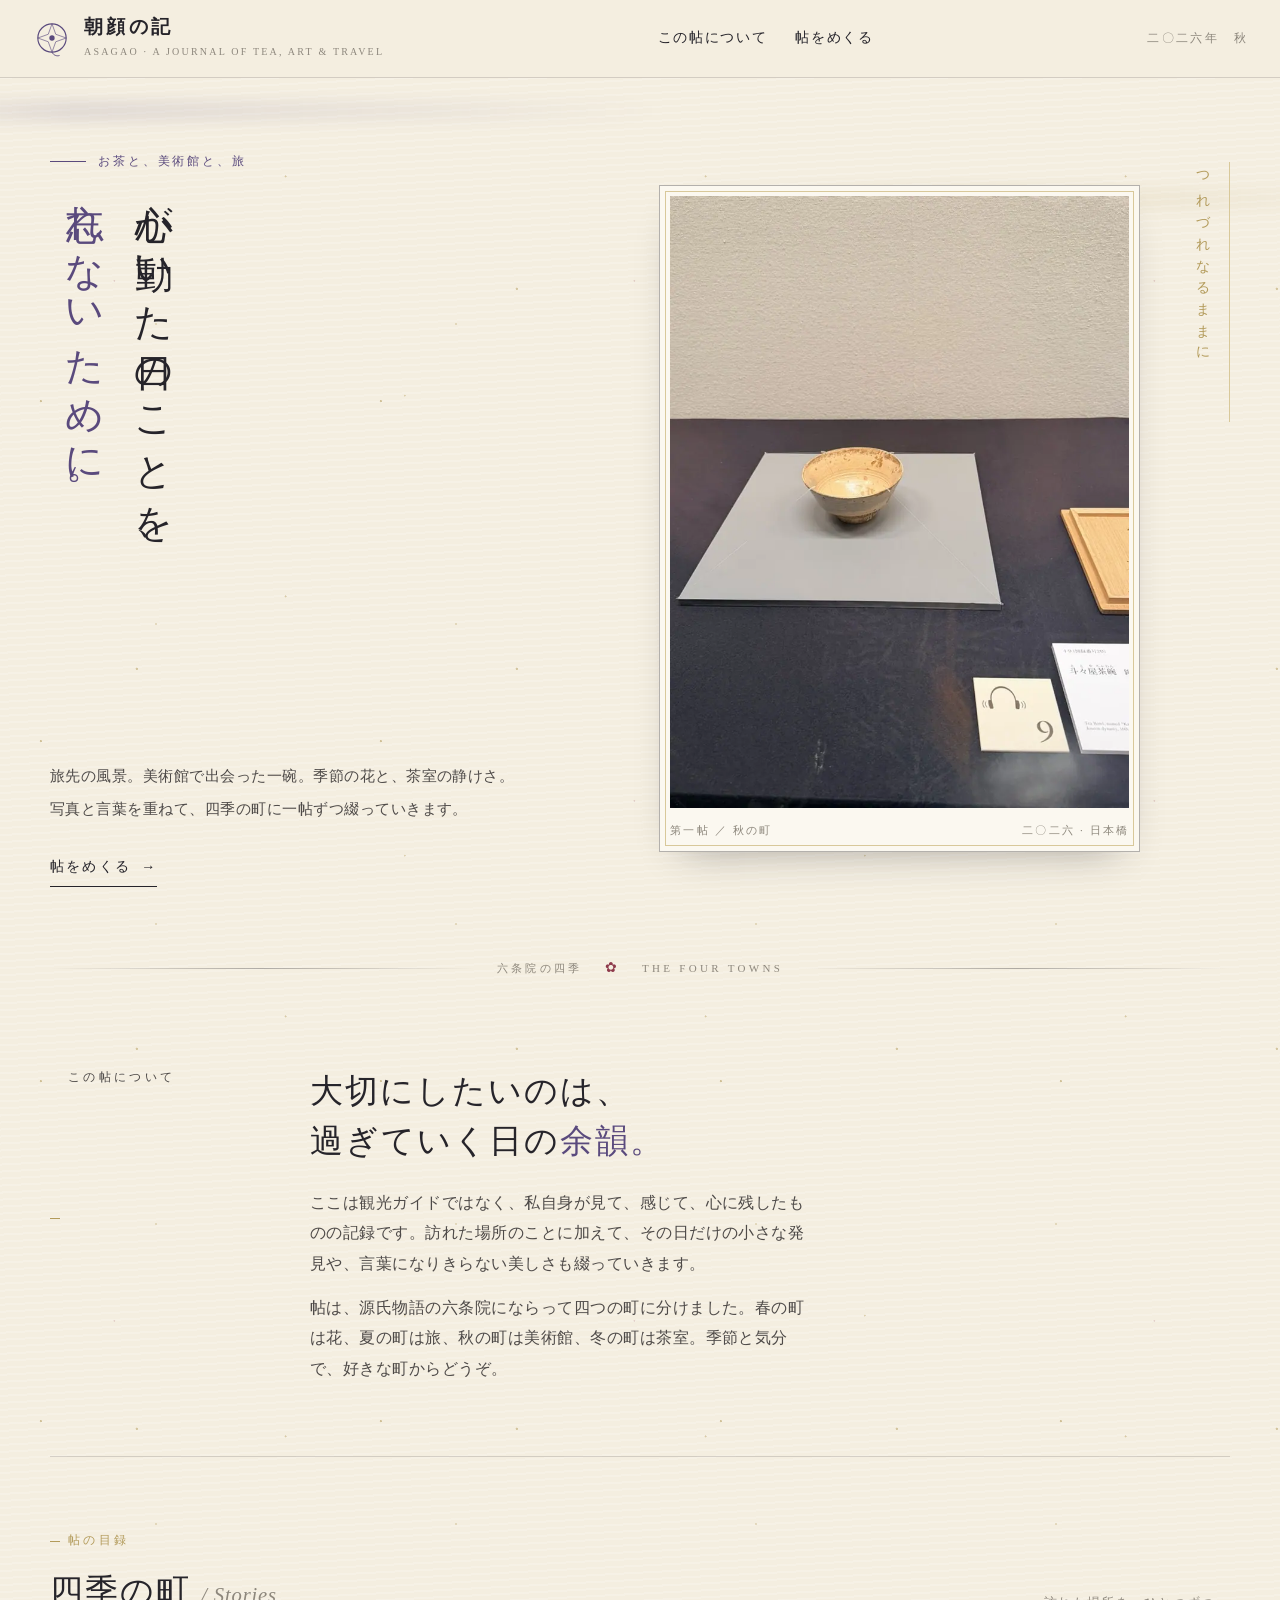
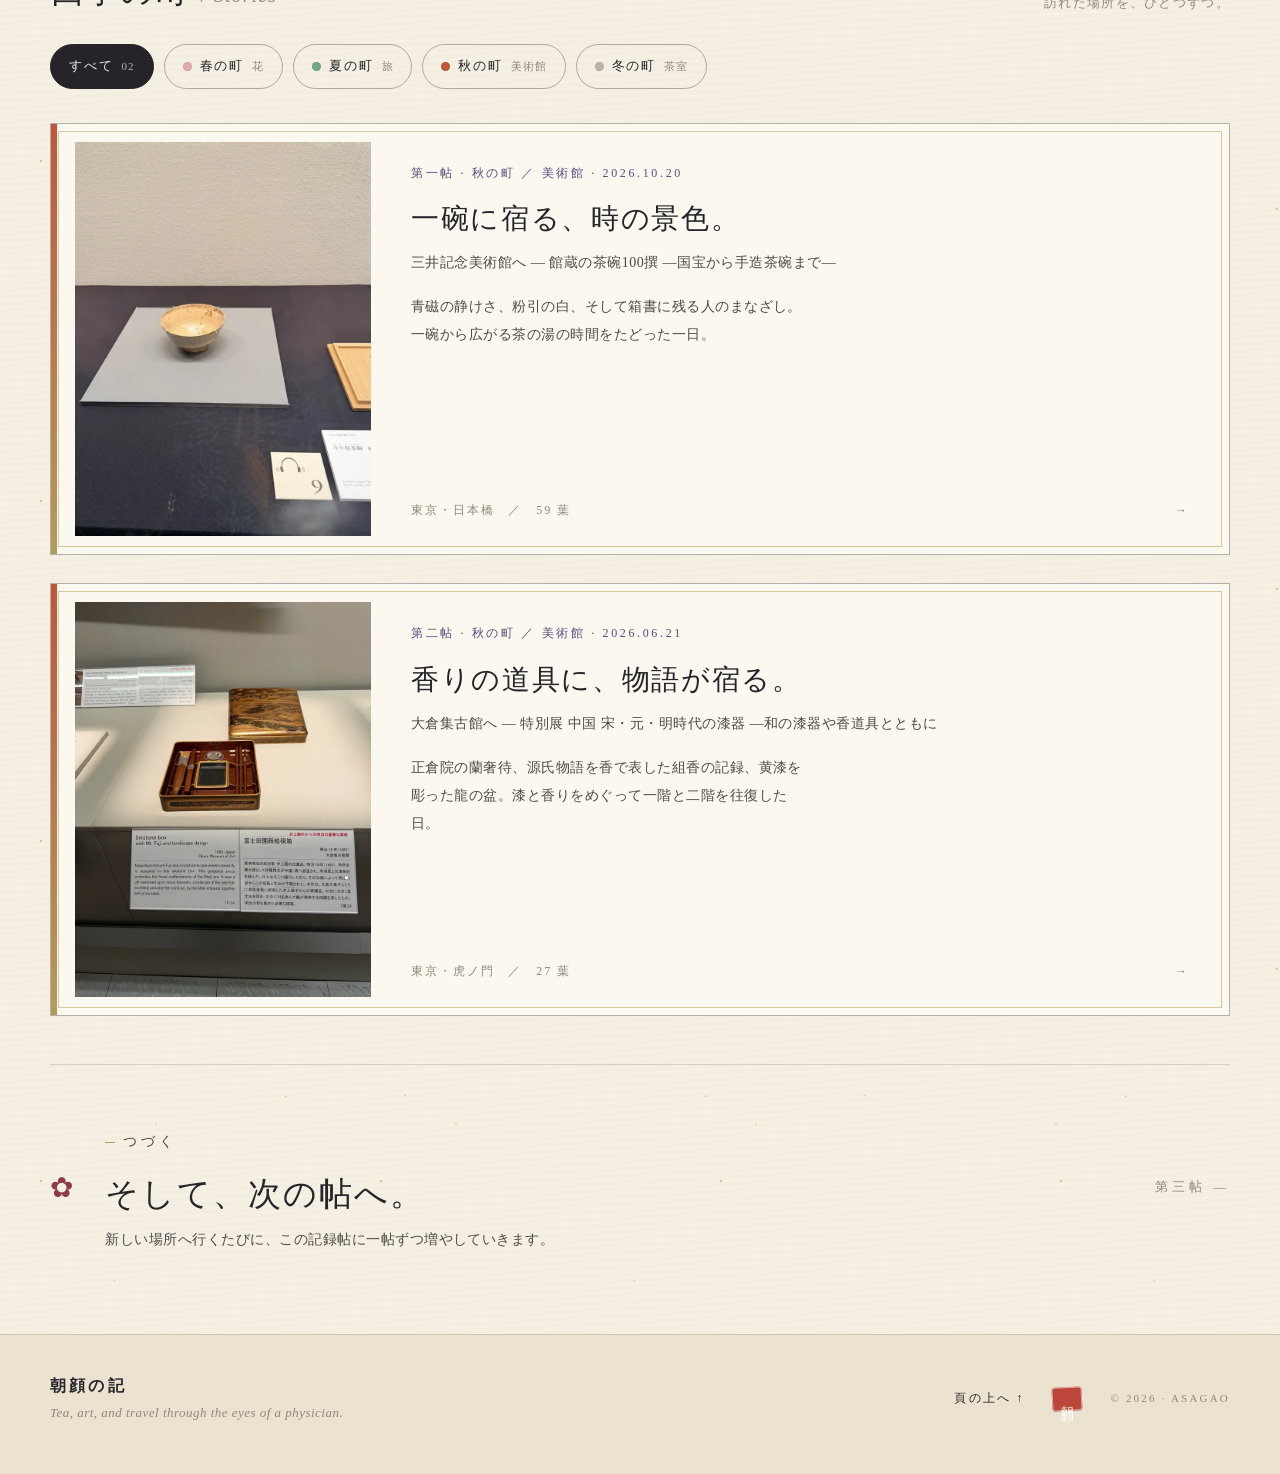
<file: index.html>
<!doctype html>
<html lang="ja">
<head>
  <meta charset="utf-8"><meta name="viewport" content="width=device-width,initial-scale=1">
  <meta name="theme-color" content="#f4eee0">
  <meta name="description" content="お茶と美術館と旅。心に残った一日を、写真と短い文章で綴る朝顔の私的な記録帖。">
  <title>朝顔の記｜お茶と、美術館と、旅の記録帖</title>
  <link rel="stylesheet" href="styles.css">
</head>
<body data-page="home" data-base="">
  <div class="progress-line" aria-hidden="true"></div>
  <div class="kasumi kasumi-top" aria-hidden="true"></div>
  <header class="site-header">
    <a class="brand" href="index.html" aria-label="朝顔の記 トップへ">
      <svg class="brand-mark" viewBox="0 0 48 48" aria-hidden="true"><circle cx="24" cy="24" r="17" fill="none" stroke="currentColor" stroke-width="1.4"/><path d="M24 7 L28.5 19.5 L41 24 L28.5 28.5 L24 41 L19.5 28.5 L7 24 L19.5 19.5 Z" fill="none" stroke="currentColor" stroke-width="1" opacity=".75"/><circle cx="24" cy="24" r="3.2" fill="currentColor"/><path d="M24 41 C26 45 30 46 33 45" fill="none" stroke="currentColor" stroke-width="1.2"/></svg>
      <span><b>朝顔の記</b><small>ASAGAO · A JOURNAL OF TEA, ART &amp; TRAVEL</small></span>
    </a>
    <nav class="site-nav" aria-label="メインナビゲーション"><a href="#about">この帖について</a><a href="#records">帖をめくる</a></nav>
    <span class="nav-edition">二〇二六年　秋</span>
  </header>
  <main>
    <section class="home-hero wrap">
      <div class="hero-copy">
        <p class="eyebrow"><span class="eyebrow-rule"></span> お茶と、美術館と、旅</p>
        <h1 class="tate">心が動いた日のことを、<br><em>忘れないために。</em></h1>
        <p class="hero-lead">旅先の風景。美術館で出会った一碗。季節の花と、茶室の静けさ。<br>写真と言葉を重ねて、四季の町に一帖ずつ綴っていきます。</p>
        <a class="ink-link" href="#records">帖をめくる <span aria-hidden="true">→</span></a>
      </div>
      <figure class="hero-picture shikishi"><img src="assets/design/hero.webp" alt="三井記念美術館で出会った茶碗" fetchpriority="high"><figcaption><span>第一帖 ／ 秋の町</span><span>二〇二六 · 日本橋</span></figcaption></figure>
      <p class="hero-epigraph tate" aria-hidden="true">つれづれなるままに</p>
    </section>

    <div class="soft-rule wrap"><span>六条院の四季</span><span class="mon">✿</span><span>THE FOUR TOWNS</span></div>

    <section class="intro-section wrap" id="about">
      <p class="overline">この帖について</p>
      <div>
        <h2>大切にしたいのは、<br>過ぎていく日の<em>余韻。</em></h2>
        <p>ここは観光ガイドではなく、私自身が見て、感じて、心に残したものの記録です。訪れた場所のことに加えて、その日だけの小さな発見や、言葉になりきらない美しさも綴っていきます。</p>
        <p>帖は、源氏物語の六条院にならって四つの町に分けました。春の町は花、夏の町は旅、秋の町は美術館、冬の町は茶室。季節と気分で、好きな町からどうぞ。</p>
      </div>
    </section>

    <section class="archive-section" id="records">
      <div class="wrap">
        <div class="section-top"><div><p class="overline">帖の目録</p><h2>四季の町 <span class="latin-italic">/ Stories</span></h2></div><p class="section-note">訪れた場所を、ひとつずつ。</p></div>
        <div class="category-nav towns" id="categoryNav" role="group" aria-label="町で絞り込み">
          <button class="pill active" data-filter="all" aria-pressed="true">すべて <span class="count">01</span></button>
          <button class="pill town-spring" data-filter="flower" aria-pressed="false"><i></i>春の町 <small>花</small></button>
          <button class="pill town-summer" data-filter="travel" aria-pressed="false"><i></i>夏の町 <small>旅</small></button>
          <button class="pill town-autumn" data-filter="museum" aria-pressed="false"><i></i>秋の町 <small>美術館</small></button>
          <button class="pill town-winter" data-filter="tea" aria-pressed="false"><i></i>冬の町 <small>茶室</small></button>
        </div>
        <div id="storyCards" class="story-cards"></div>
        <div id="emptyState" class="empty-state" hidden><span class="mon">✿</span><p>この町には、まだ記録がありません。</p><small>次の思い出を、ここに。</small></div>
      </div>
    </section>

    <section class="next-section wrap"><div class="next-symbol mon">✿</div><div><p class="overline">つづく</p><h2>そして、次の帖へ。</h2><p>新しい場所へ行くたびに、この記録帖に一帖ずつ増やしていきます。</p></div><span class="next-number">第二帖 — </span></section>
  </main>
  <footer class="site-footer"><div class="wrap footer-inner"><div><b>朝顔の記</b><p>Tea, art, and travel through the eyes of a physician.</p></div><a href="#top" onclick="window.scrollTo({top:0,behavior:'smooth'});return false">頁の上へ ↑</a><span class="hanko">朝顔</span><small>© 2026 · ASAGAO</small></div></footer>
  <script src="data/entries.js"></script><script src="app.js"></script>
</body></html>
</file>
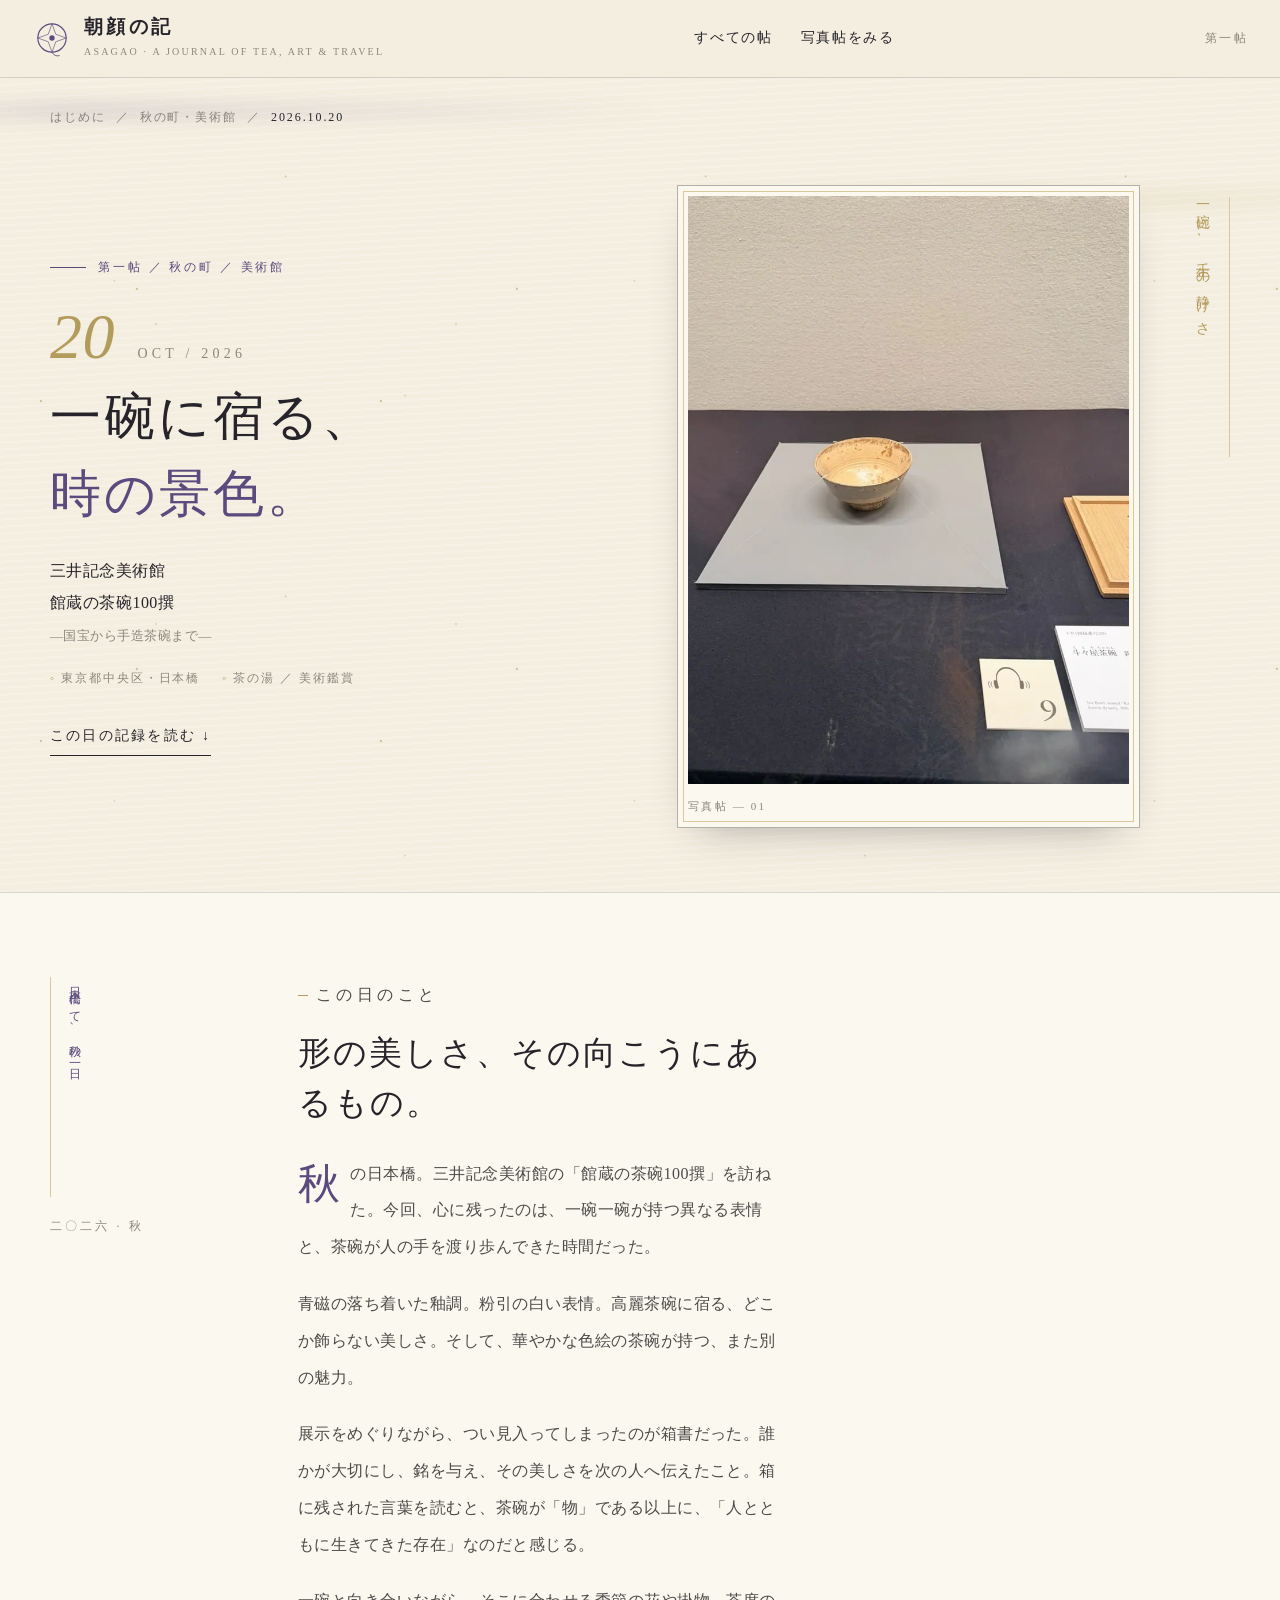
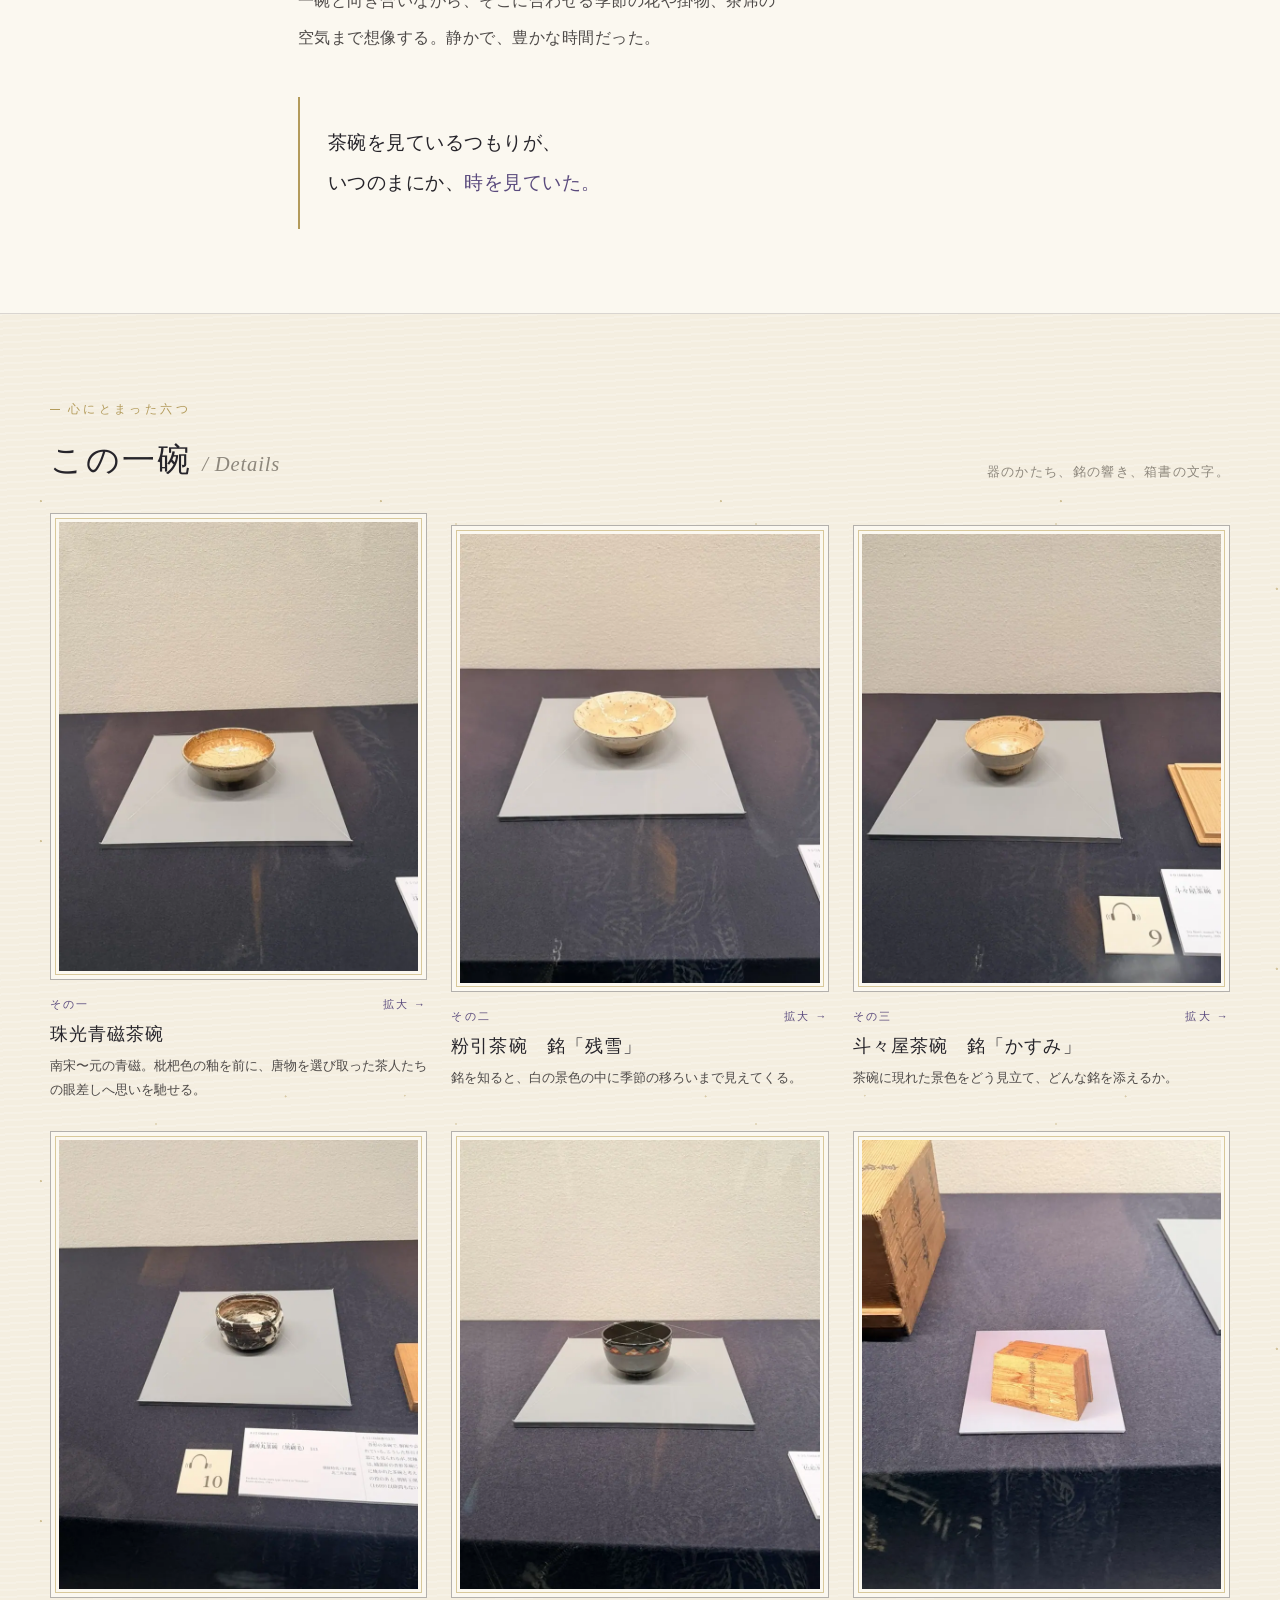
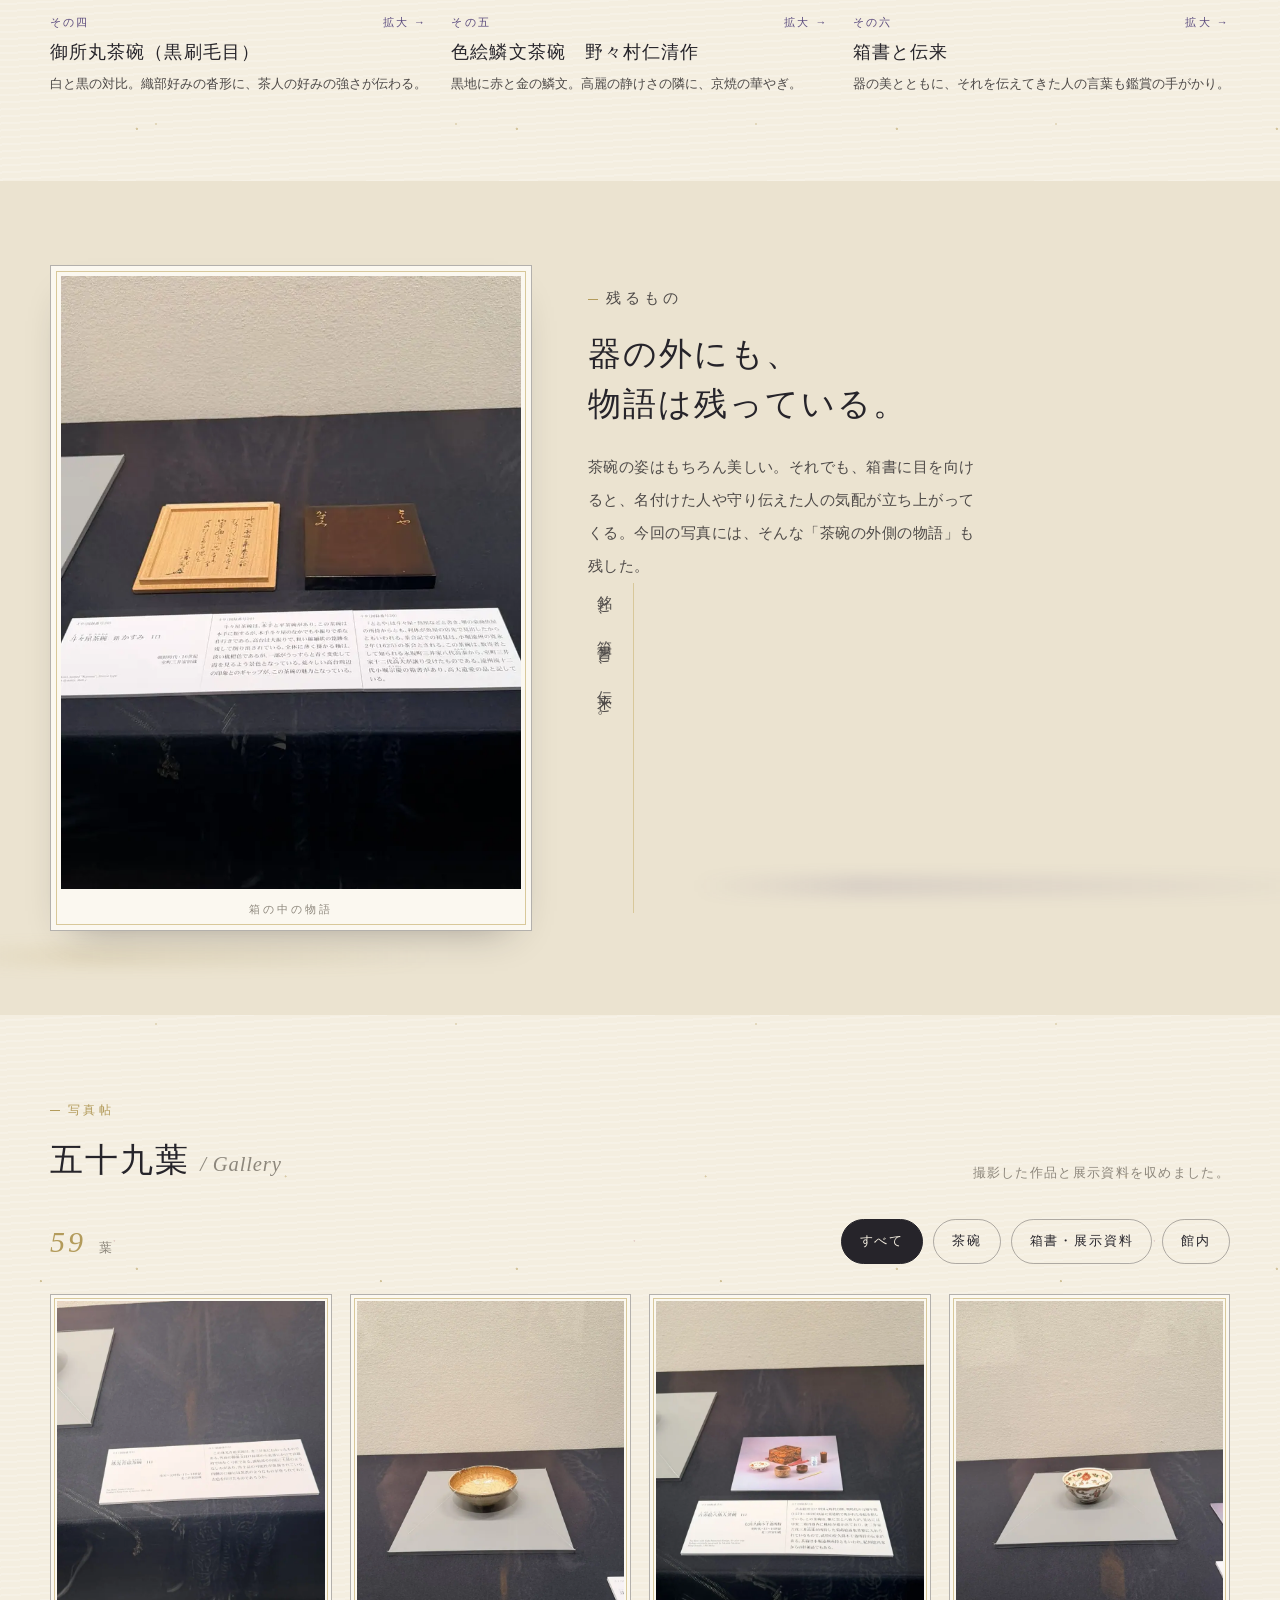
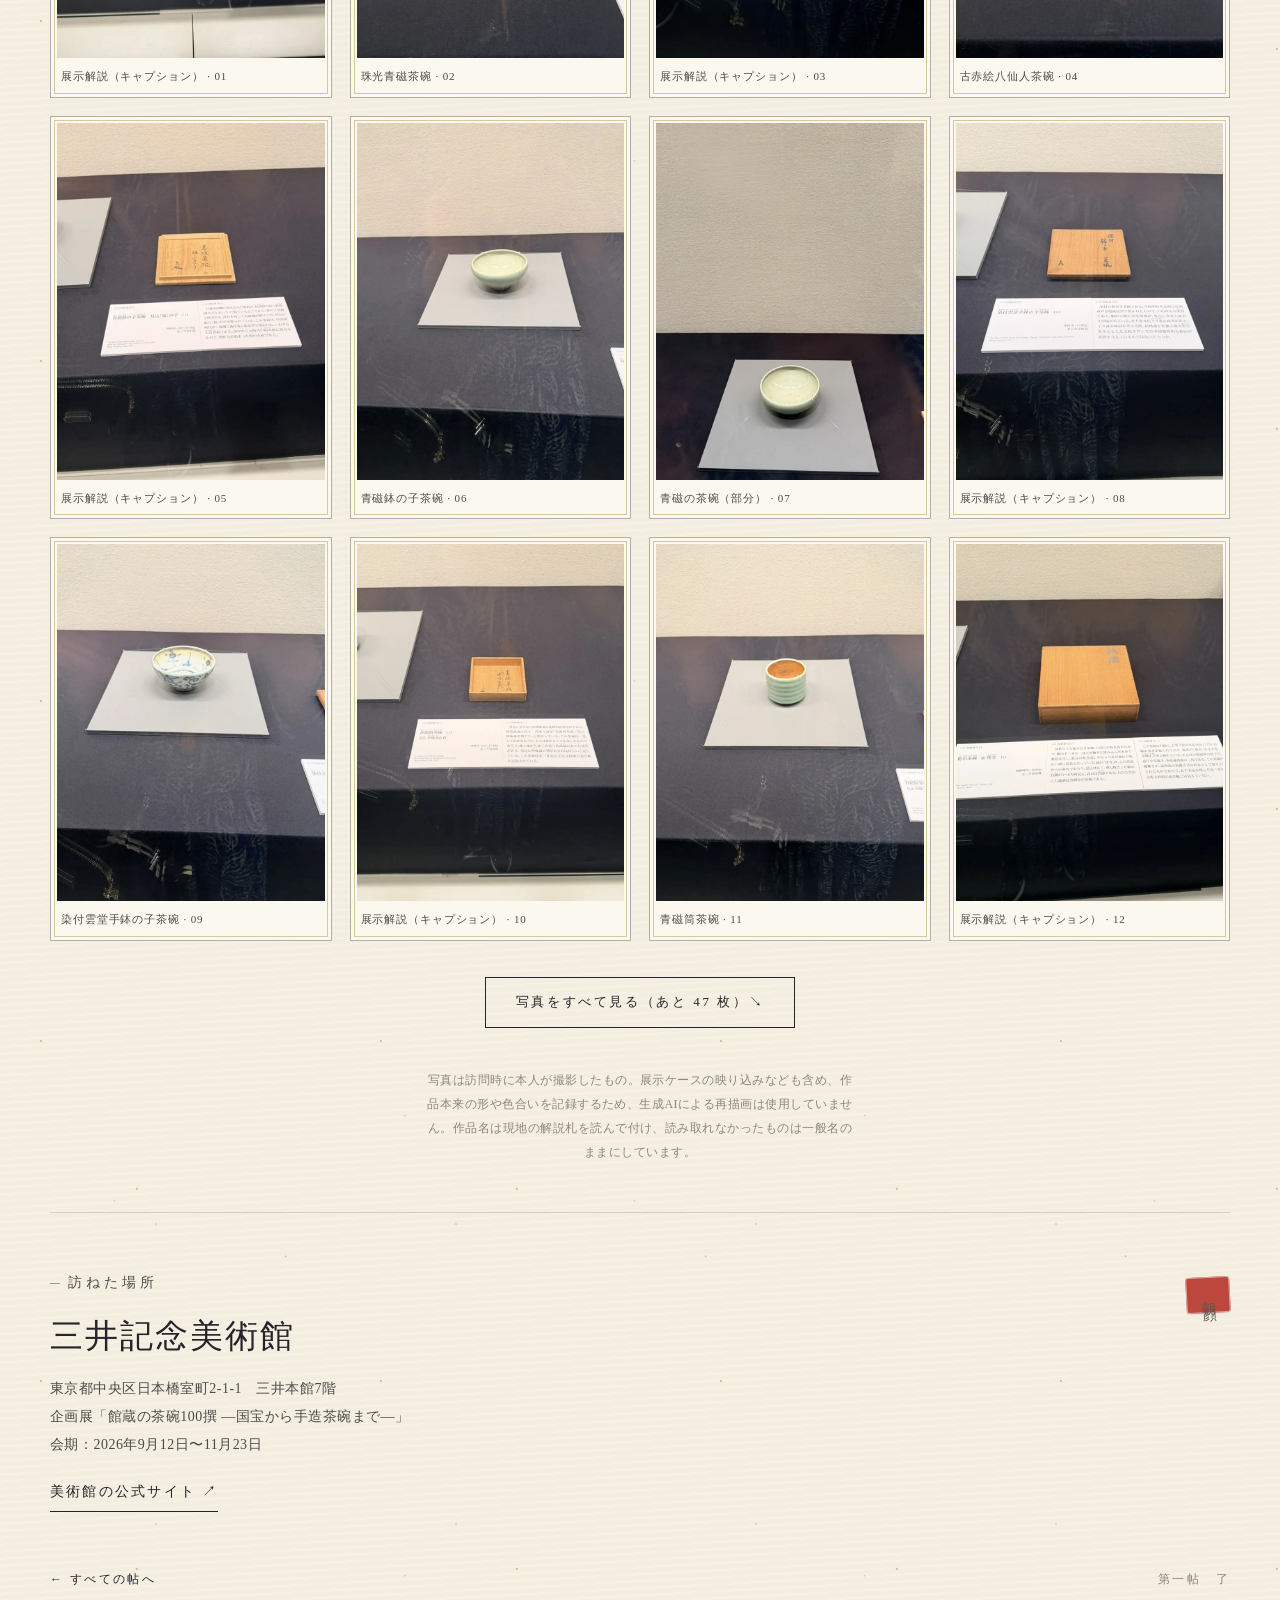
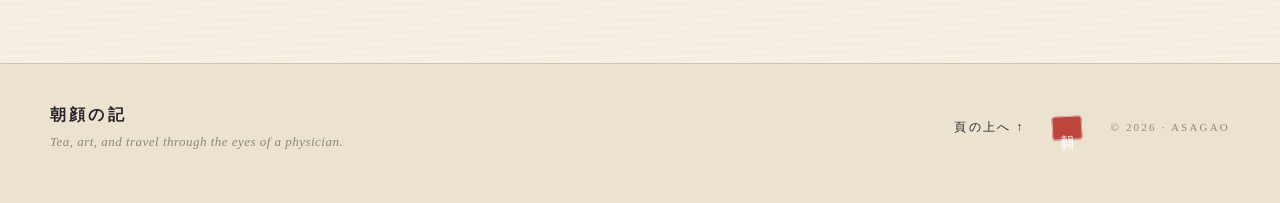
<file: stories/mitsui-museum-2026-10-20.html>
<!doctype html>
<html lang="ja">
<head>
<meta charset="utf-8"><meta name="viewport" content="width=device-width,initial-scale=1">
<meta name="theme-color" content="#f4eee0">
<meta name="description" content="2026年10月20日、三井記念美術館「館蔵の茶碗100撰」を訪れた日の記録。茶碗の景色と箱書の余韻を写真でたどります。">
<title>三井記念美術館｜一碗に宿る、時の景色。— 朝顔の記</title>
<link rel="stylesheet" href="../styles.css">
</head>
<body data-page="story" data-base="../" data-slug="mitsui-museum-2026-10-20">
<div class="progress-line" aria-hidden="true"></div>
<div class="kasumi kasumi-top" aria-hidden="true"></div>
<header class="site-header">
  <a class="brand" href="../index.html" aria-label="朝顔の記 トップへ">
    <svg class="brand-mark" viewBox="0 0 48 48" aria-hidden="true"><circle cx="24" cy="24" r="17" fill="none" stroke="currentColor" stroke-width="1.4"/><path d="M24 7 L28.5 19.5 L41 24 L28.5 28.5 L24 41 L19.5 28.5 L7 24 L19.5 19.5 Z" fill="none" stroke="currentColor" stroke-width="1" opacity=".75"/><circle cx="24" cy="24" r="3.2" fill="currentColor"/><path d="M24 41 C26 45 30 46 33 45" fill="none" stroke="currentColor" stroke-width="1.2"/></svg>
    <span><b>朝顔の記</b><small>ASAGAO · A JOURNAL OF TEA, ART &amp; TRAVEL</small></span>
  </a>
  <nav class="site-nav"><a href="../index.html#records">すべての帖</a><a href="#gallery">写真帖をみる</a></nav>
  <span class="nav-edition">第一帖</span>
</header>
<main>
 <div class="breadcrumb wrap"><a href="../index.html">はじめに</a><span>／</span><a href="../index.html#records">秋の町・美術館</a><span>／</span><b>2026.10.20</b></div>

 <section class="article-hero wrap">
   <div class="article-copy">
     <p class="eyebrow"><span class="eyebrow-rule"></span> 第一帖 ／ 秋の町 ／ 美術館</p>
     <p class="article-date">20 <span>OCT / 2026</span></p>
     <h1>一碗に宿る、<br><em>時の景色。</em></h1>
     <p class="article-subtitle">三井記念美術館<br>館蔵の茶碗100撰<br><span>―国宝から手造茶碗まで―</span></p>
     <div class="article-details"><span>東京都中央区・日本橋</span><span>茶の湯 ／ 美術鑑賞</span></div>
     <a class="ink-link" href="#essay">この日の記録を読む ↓</a>
   </div>
   <div class="article-cover shikishi"><img src="../assets/design/hero.webp" alt="茶碗の佇まいを写した美術館の写真"><span class="photo-index">写真帖 — 01</span></div>
   <p class="hero-epigraph tate" aria-hidden="true">一碗に、千年の静けさ</p>
 </section>

 <section class="essay-section" id="essay"><div class="essay-inner wrap">
   <aside class="essay-aside"><span class="vertical-label tate">日本橋にて、秋の一日</span><span>二〇二六 · 秋</span></aside>
   <article class="essay-text">
     <p class="overline">この日のこと</p>
     <h2>形の美しさ、その向こうにあるもの。</h2>
     <p class="drop">秋の日本橋。三井記念美術館の「館蔵の茶碗100撰」を訪ねた。今回、心に残ったのは、一碗一碗が持つ異なる表情と、茶碗が人の手を渡り歩んできた時間だった。</p>
     <p>青磁の落ち着いた釉調。粉引の白い表情。高麗茶碗に宿る、どこか飾らない美しさ。そして、華やかな色絵の茶碗が持つ、また別の魅力。</p>
     <p>展示をめぐりながら、つい見入ってしまったのが箱書だった。誰かが大切にし、銘を与え、その美しさを次の人へ伝えたこと。箱に残された言葉を読むと、茶碗が「物」である以上に、「人とともに生きてきた存在」なのだと感じる。</p>
     <p>一碗と向き合いながら、そこに合わせる季節の花や掛物、茶席の空気まで想像する。静かで、豊かな時間だった。</p>
     <blockquote>茶碗を見ているつもりが、<br>いつのまにか、<em>時を見ていた。</em></blockquote>
   </article>
 </div></section>

 <section class="highlights wrap" id="highlights"><div class="section-top"><div><p class="overline">心にとまった六つ</p><h2>この一碗 <span class="latin-italic">/ Details</span></h2></div><p class="section-note">器のかたち、銘の響き、箱書の文字。</p></div><div id="highlightGrid" class="highlight-grid"></div></section>

 <section class="quiet-interlude"><div class="kasumi kasumi-mid" aria-hidden="true"></div><div class="wrap interlude-inner"><div class="interlude-photo shikishi"><img src="../assets/design/box.webp" alt="展示されていた箱書と解説"><span>箱の中の物語</span></div><div class="interlude-copy"><p class="overline">残るもの</p><h2>器の外にも、<br>物語は残っている。</h2><p>茶碗の姿はもちろん美しい。それでも、箱書に目を向けると、名付けた人や守り伝えた人の気配が立ち上がってくる。今回の写真には、そんな「茶碗の外側の物語」も残した。</p><p class="interlude-calligraphy tate">銘と、箱書と、伝来と。</p></div></div></section>

 <section class="gallery-section wrap" id="gallery"><div class="section-top"><div><p class="overline">写真帖</p><h2>五十九葉 <span class="latin-italic">/ Gallery</span></h2></div><p class="section-note">撮影した作品と展示資料を収めました。</p></div><div class="gallery-topline"><p><span id="photoCount">—</span> 葉</p><div class="category-nav gallery-filters" id="galleryFilters" role="group" aria-label="写真を絞り込み"><button class="pill active" data-photo-filter="all" aria-pressed="true">すべて</button><button class="pill" data-photo-filter="bowl" aria-pressed="false">茶碗</button><button class="pill" data-photo-filter="box" aria-pressed="false">箱書・展示資料</button><button class="pill" data-photo-filter="place" aria-pressed="false">館内</button></div></div><div id="galleryGrid" class="gallery-grid"></div><button id="showAllPhotos" type="button" class="load-more">写真をすべて見る <span id="remainingCount"></span> ↘</button><p class="gallery-note">写真は訪問時に本人が撮影したもの。展示ケースの映り込みなども含め、作品本来の形や色合いを記録するため、生成AIによる再描画は使用していません。作品名は現地の解説札を読んで付け、読み取れなかったものは一般名のままにしています。</p></section>

 <section class="visit-foot wrap"><div><p class="overline">訪ねた場所</p><h2>三井記念美術館</h2><p>東京都中央区日本橋室町2-1-1　三井本館7階</p><p>企画展「館蔵の茶碗100撰 ―国宝から手造茶碗まで―」<br>会期：2026年9月12日〜11月23日</p><a class="ink-link" href="https://www.mitsui-museum.jp/" target="_blank" rel="noopener noreferrer">美術館の公式サイト ↗</a></div><p class="visit-hanko hanko">朝顔</p></section>
 <nav class="article-bottom-nav wrap" aria-label="記事ナビゲーション"><a href="../index.html#records">← すべての帖へ</a><span>第一帖　了</span></nav>
</main>
<footer class="site-footer"><div class="wrap footer-inner"><div><b>朝顔の記</b><p>Tea, art, and travel through the eyes of a physician.</p></div><a href="#" onclick="window.scrollTo({top:0,behavior:'smooth'});return false">頁の上へ ↑</a><span class="hanko">朝顔</span><small>© 2026 · ASAGAO</small></div></footer>
<dialog id="photoDialog" class="photo-dialog" aria-label="写真を拡大して見る"><div class="dialog-shell"><div class="dialog-top"><span id="lightboxCaption">PHOTO</span><button id="closeDialog" type="button" class="dialog-close" aria-label="閉じる">✕</button></div><div class="dialog-photo"><button type="button" id="previousPhoto" class="nav-photo prev" aria-label="前の写真">‹</button><img id="lightboxImage" alt="拡大写真"><button type="button" id="nextPhoto" class="nav-photo next" aria-label="次の写真">›</button></div><div class="dialog-bottom"><p id="lightboxTitle"></p><span id="lightboxNumber"></span></div></div></dialog>
<script src="../data/entries.js"></script><script src="../app.js"></script>
</body></html>
</file>
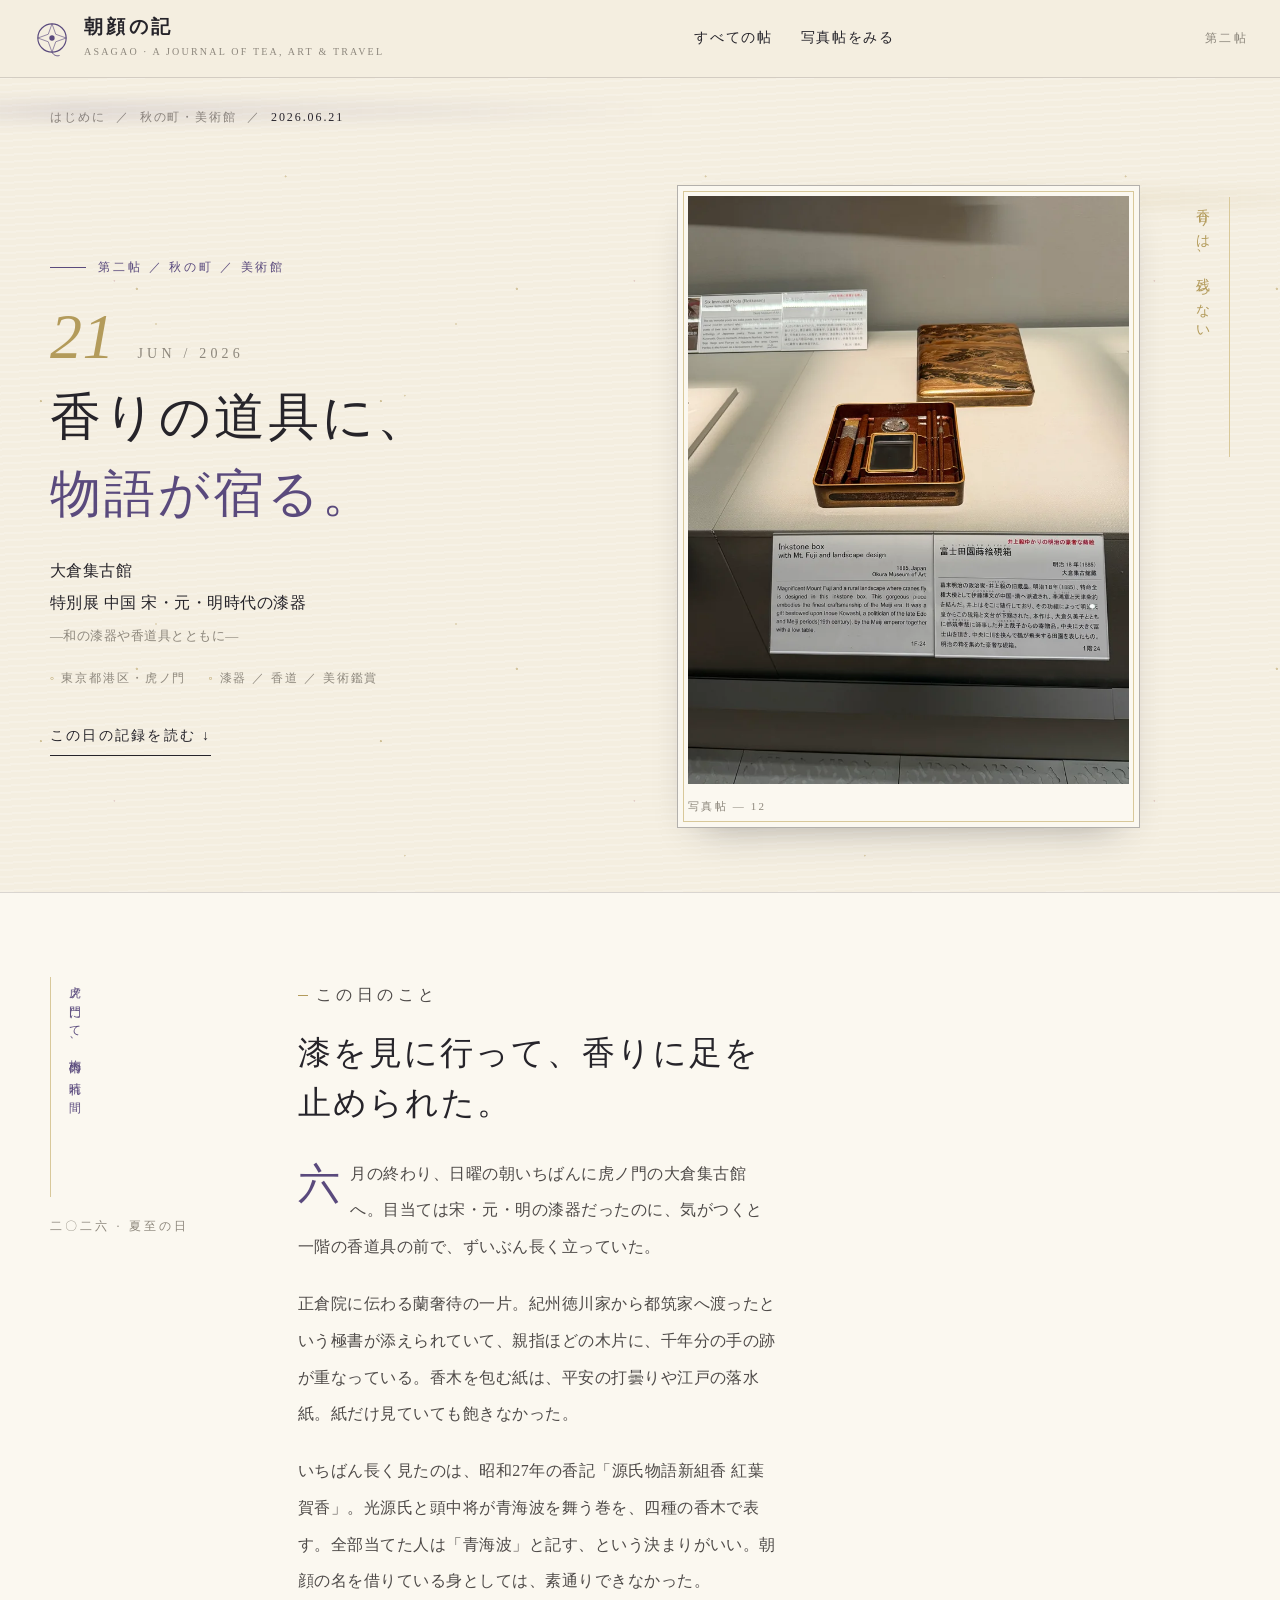
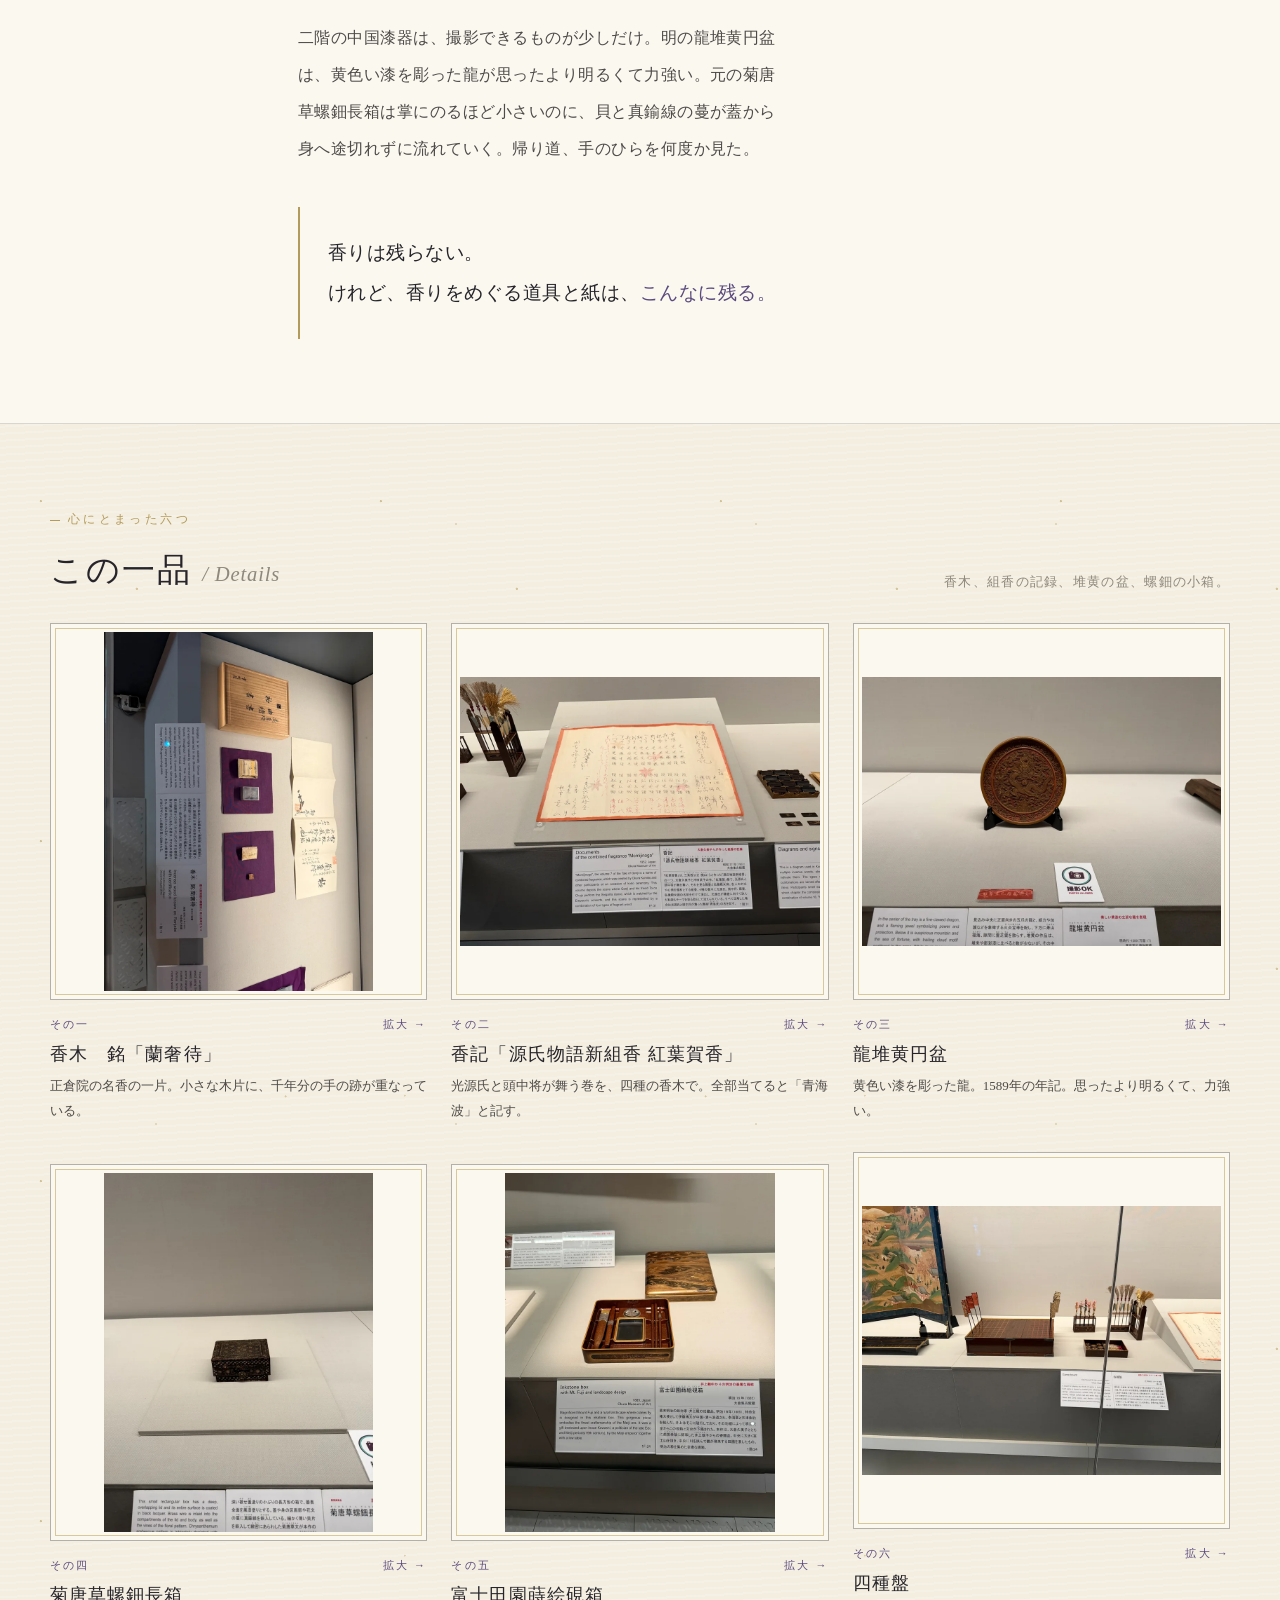
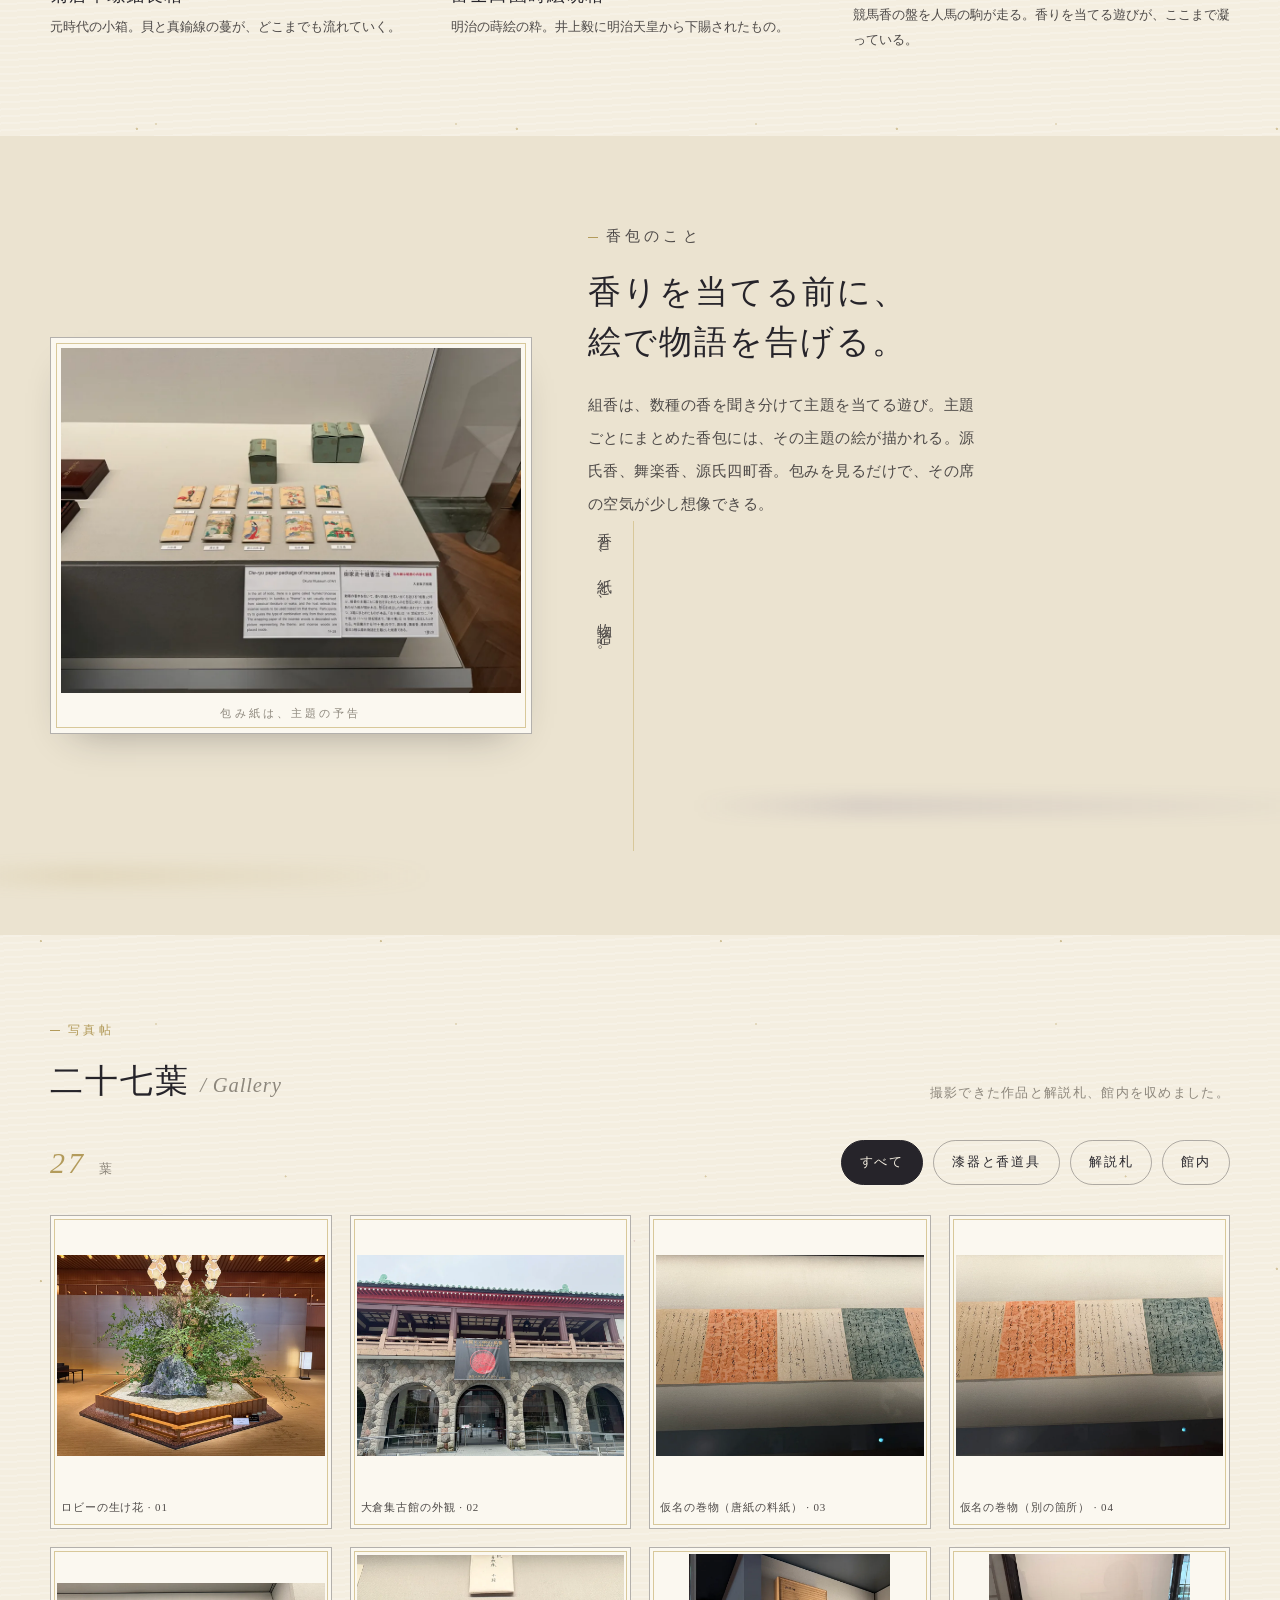
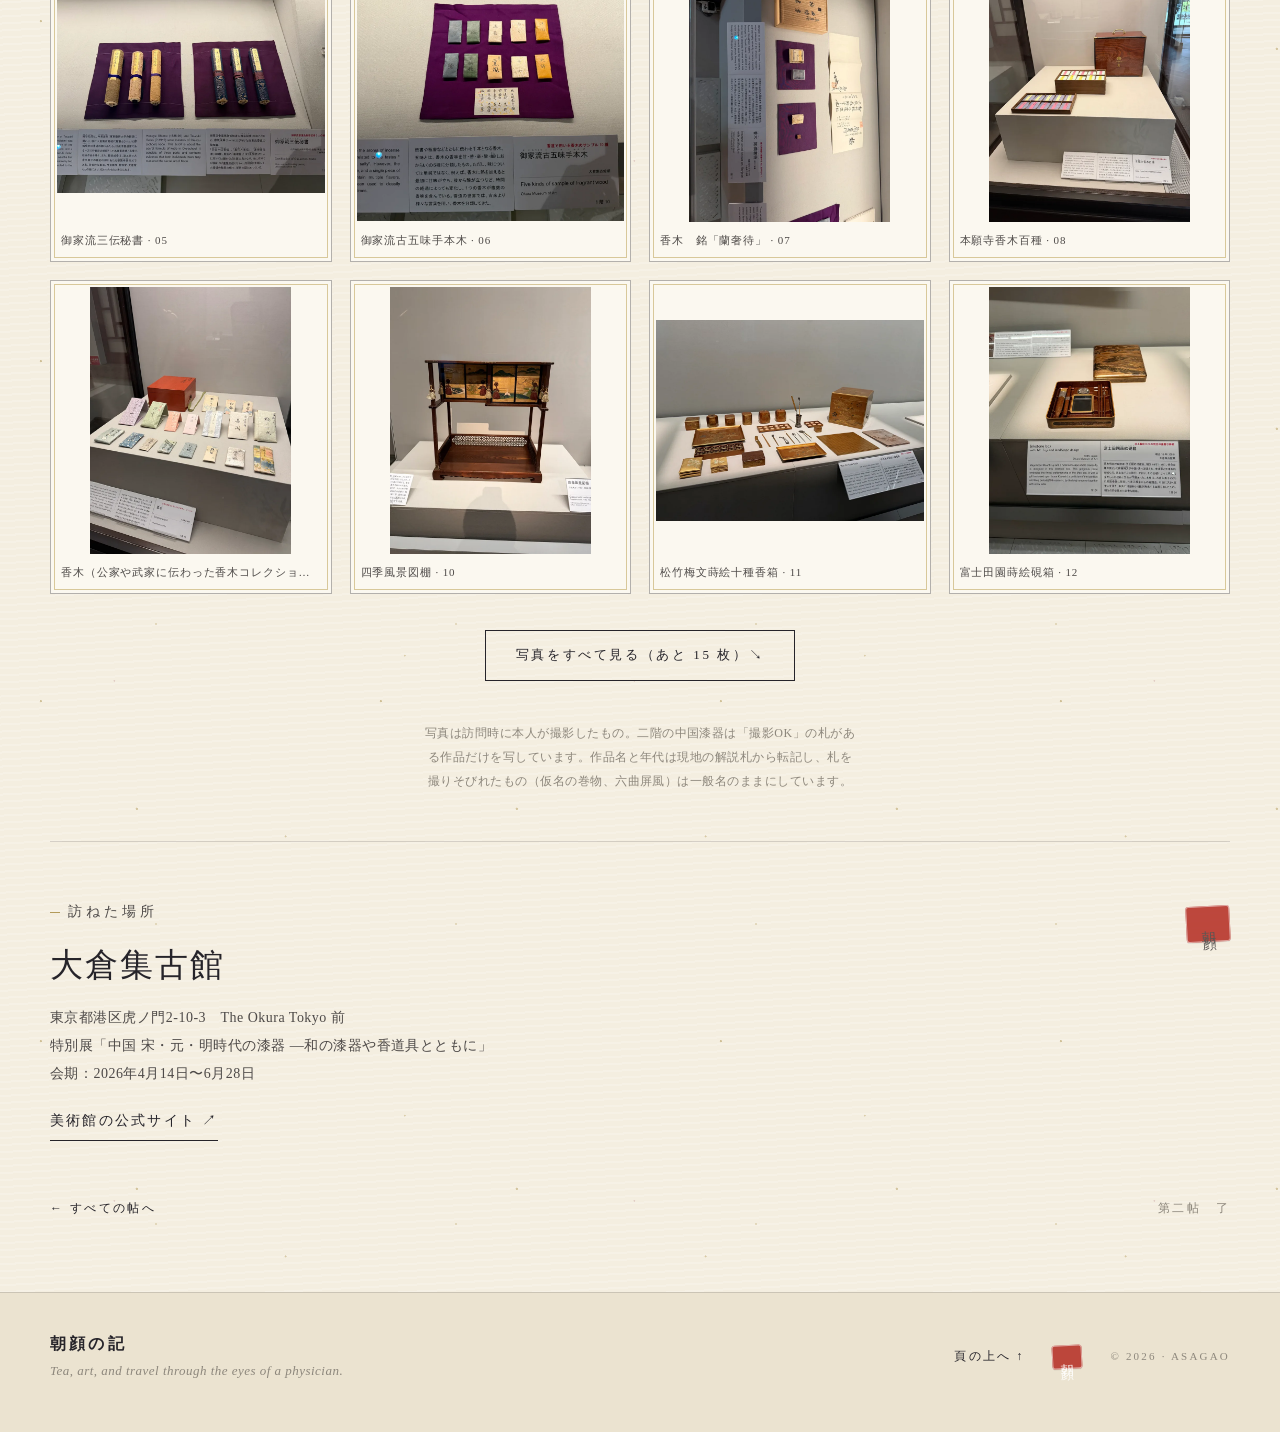
<file: stories/okura-museum-2026-06-21.html>
<!doctype html>
<html lang="ja">
<head>
<meta charset="utf-8"><meta name="viewport" content="width=device-width,initial-scale=1">
<meta name="theme-color" content="#f4eee0">
<meta name="description" content="2026年6月21日、大倉集古館の特別展「中国 宋・元・明時代の漆器 ―和の漆器や香道具とともに」を訪れた日の記録。蘭奢待、組香の記録、堆黄の盆を写真でたどります。">
<title>大倉集古館｜香りの道具に、物語が宿る。— 朝顔の記</title>
<link rel="stylesheet" href="../styles.css">
</head>
<body data-page="story" data-base="../" data-slug="okura-museum-2026-06-21">
<div class="progress-line" aria-hidden="true"></div>
<div class="kasumi kasumi-top" aria-hidden="true"></div>
<header class="site-header">
  <a class="brand" href="../index.html" aria-label="朝顔の記 トップへ">
    <svg class="brand-mark" viewBox="0 0 48 48" aria-hidden="true"><circle cx="24" cy="24" r="17" fill="none" stroke="currentColor" stroke-width="1.4"/><path d="M24 7 L28.5 19.5 L41 24 L28.5 28.5 L24 41 L19.5 28.5 L7 24 L19.5 19.5 Z" fill="none" stroke="currentColor" stroke-width="1" opacity=".75"/><circle cx="24" cy="24" r="3.2" fill="currentColor"/><path d="M24 41 C26 45 30 46 33 45" fill="none" stroke="currentColor" stroke-width="1.2"/></svg>
    <span><b>朝顔の記</b><small>ASAGAO · A JOURNAL OF TEA, ART &amp; TRAVEL</small></span>
  </a>
  <nav class="site-nav"><a href="../index.html#records">すべての帖</a><a href="#gallery">写真帖をみる</a></nav>
  <span class="nav-edition">第二帖</span>
</header>
<main>
 <div class="breadcrumb wrap"><a href="../index.html">はじめに</a><span>／</span><a href="../index.html#records">秋の町・美術館</a><span>／</span><b>2026.06.21</b></div>

 <section class="article-hero wrap">
   <div class="article-copy">
     <p class="eyebrow"><span class="eyebrow-rule"></span> 第二帖 ／ 秋の町 ／ 美術館</p>
     <p class="article-date">21 <span>JUN / 2026</span></p>
     <h1>香りの道具に、<br><em>物語が宿る。</em></h1>
     <p class="article-subtitle">大倉集古館<br>特別展 中国 宋・元・明時代の漆器<br><span>―和の漆器や香道具とともに―</span></p>
     <div class="article-details"><span>東京都港区・虎ノ門</span><span>漆器 ／ 香道 ／ 美術鑑賞</span></div>
     <a class="ink-link" href="#essay">この日の記録を読む ↓</a>
   </div>
   <div class="article-cover shikishi"><img src="../assets/design/okura-cover.webp" alt="富士田園蒔絵硯箱の展示"><span class="photo-index">写真帖 — 12</span></div>
   <p class="hero-epigraph tate" aria-hidden="true">香りは、残らない</p>
 </section>

 <section class="essay-section" id="essay"><div class="essay-inner wrap">
   <aside class="essay-aside"><span class="vertical-label tate">虎ノ門にて、梅雨の晴れ間</span><span>二〇二六 · 夏至の日</span></aside>
   <article class="essay-text">
     <p class="overline">この日のこと</p>
     <h2>漆を見に行って、香りに足を止められた。</h2>
     <p class="drop">六月の終わり、日曜の朝いちばんに虎ノ門の大倉集古館へ。目当ては宋・元・明の漆器だったのに、気がつくと一階の香道具の前で、ずいぶん長く立っていた。</p>
     <p>正倉院に伝わる蘭奢待の一片。紀州徳川家から都筑家へ渡ったという極書が添えられていて、親指ほどの木片に、千年分の手の跡が重なっている。香木を包む紙は、平安の打曇りや江戸の落水紙。紙だけ見ていても飽きなかった。</p>
     <p>いちばん長く見たのは、昭和27年の香記「源氏物語新組香 紅葉賀香」。光源氏と頭中将が青海波を舞う巻を、四種の香木で表す。全部当てた人は「青海波」と記す、という決まりがいい。朝顔の名を借りている身としては、素通りできなかった。</p>
     <p>二階の中国漆器は、撮影できるものが少しだけ。明の龍堆黄円盆は、黄色い漆を彫った龍が思ったより明るくて力強い。元の菊唐草螺鈿長箱は掌にのるほど小さいのに、貝と真鍮線の蔓が蓋から身へ途切れずに流れていく。帰り道、手のひらを何度か見た。</p>
     <blockquote>香りは残らない。<br>けれど、香りをめぐる道具と紙は、<em>こんなに残る。</em></blockquote>
   </article>
 </div></section>

 <section class="highlights wrap" id="highlights"><div class="section-top"><div><p class="overline">心にとまった六つ</p><h2>この一品 <span class="latin-italic">/ Details</span></h2></div><p class="section-note">香木、組香の記録、堆黄の盆、螺鈿の小箱。</p></div><div id="highlightGrid" class="highlight-grid"></div></section>

 <section class="quiet-interlude"><div class="kasumi kasumi-mid" aria-hidden="true"></div><div class="wrap interlude-inner"><div class="interlude-photo shikishi"><img src="../assets/photos/okura-13.webp" alt="御家流十組香三十種の香包" style="aspect-ratio:4/3"><span>包み紙は、主題の予告</span></div><div class="interlude-copy"><p class="overline">香包のこと</p><h2>香りを当てる前に、<br>絵で物語を告げる。</h2><p>組香は、数種の香を聞き分けて主題を当てる遊び。主題ごとにまとめた香包には、その主題の絵が描かれる。源氏香、舞楽香、源氏四町香。包みを見るだけで、その席の空気が少し想像できる。</p><p class="interlude-calligraphy tate">香と、紙と、物語と。</p></div></div></section>

 <section class="gallery-section wrap" id="gallery"><div class="section-top"><div><p class="overline">写真帖</p><h2>二十七葉 <span class="latin-italic">/ Gallery</span></h2></div><p class="section-note">撮影できた作品と解説札、館内を収めました。</p></div><div class="gallery-topline"><p><span id="photoCount">—</span> 葉</p><div class="category-nav gallery-filters" id="galleryFilters" role="group" aria-label="写真を絞り込み"><button class="pill active" data-photo-filter="all" aria-pressed="true">すべて</button><button class="pill" data-photo-filter="work" aria-pressed="false">漆器と香道具</button><button class="pill" data-photo-filter="label" aria-pressed="false">解説札</button><button class="pill" data-photo-filter="place" aria-pressed="false">館内</button></div></div><div id="galleryGrid" class="gallery-grid"></div><button id="showAllPhotos" type="button" class="load-more">写真をすべて見る <span id="remainingCount"></span> ↘</button><p class="gallery-note">写真は訪問時に本人が撮影したもの。二階の中国漆器は「撮影OK」の札がある作品だけを写しています。作品名と年代は現地の解説札から転記し、札を撮りそびれたもの（仮名の巻物、六曲屏風）は一般名のままにしています。</p></section>

 <section class="visit-foot wrap"><div><p class="overline">訪ねた場所</p><h2>大倉集古館</h2><p>東京都港区虎ノ門2-10-3　The Okura Tokyo 前</p><p>特別展「中国 宋・元・明時代の漆器 ―和の漆器や香道具とともに」<br>会期：2026年4月14日〜6月28日</p><a class="ink-link" href="https://www.shukokan.org/" target="_blank" rel="noopener noreferrer">美術館の公式サイト ↗</a></div><p class="visit-hanko hanko">朝顔</p></section>
 <nav class="article-bottom-nav wrap" aria-label="記事ナビゲーション"><a href="../index.html#records">← すべての帖へ</a><span>第二帖　了</span></nav>
</main>
<footer class="site-footer"><div class="wrap footer-inner"><div><b>朝顔の記</b><p>Tea, art, and travel through the eyes of a physician.</p></div><a href="#" onclick="window.scrollTo({top:0,behavior:'smooth'});return false">頁の上へ ↑</a><span class="hanko">朝顔</span><small>© 2026 · ASAGAO</small></div></footer>
<dialog id="photoDialog" class="photo-dialog" aria-label="写真を拡大して見る"><div class="dialog-shell"><div class="dialog-top"><span id="lightboxCaption">PHOTO</span><button id="closeDialog" type="button" class="dialog-close" aria-label="閉じる">✕</button></div><div class="dialog-photo"><button type="button" id="previousPhoto" class="nav-photo prev" aria-label="前の写真">‹</button><img id="lightboxImage" alt="拡大写真"><button type="button" id="nextPhoto" class="nav-photo next" aria-label="次の写真">›</button></div><div class="dialog-bottom"><p id="lightboxTitle"></p><span id="lightboxNumber"></span></div></div></dialog>
<script src="../data/entries.js"></script><script src="../app.js"></script>
</body></html>
</file>
<file: styles.css>
/* 朝顔の記 — 平安の料紙に倣ったデザイン。鳥の子色の紙に金砂子、すやり霞、二藍と蘇芳の差し色。 */
:root{
  --paper:#f4eee0; --paper-deep:#ebe3d0; --paper-light:#fbf8f0;
  --ink:#26242a; --ink-soft:#4e4a48; --mute:#8d877c;
  --futaai:#5a4a7d; --suo:#8e3a4b; --kin:#b39b5b; --kin-light:#d8c89a; --shu:#b9392f;
  --spring:#e4a9b4; --summer:#6fa98a; --autumn:#c2553c; --winter:#b9b5ad;
  --line:rgba(38,36,42,.16); --line-strong:rgba(38,36,42,.34);
  --serif:"Hiragino Mincho ProN","Hiragino Mincho Pro","Yu Mincho","YuMincho","Noto Serif JP","Source Han Serif JP","BIZ UDMincho",serif;
  --latin:"Cormorant Garamond",Georgia,"Times New Roman",serif;
  --sans:"Hiragino Sans","Noto Sans JP",system-ui,sans-serif;
  --wrap:1180px; --ease:cubic-bezier(.22,.61,.36,1);
}
*{box-sizing:border-box;margin:0;padding:0}
html{scroll-behavior:smooth;-webkit-text-size-adjust:100%;overflow-x:hidden}
body{
  font-family:var(--serif);color:var(--ink);background:var(--paper);line-height:1.9;letter-spacing:.03em;font-feature-settings:"palt";
  background-image:
    radial-gradient(circle at 12% 18%,rgba(179,155,91,.55) 0 .8px,transparent 1.4px),
    radial-gradient(circle at 68% 42%,rgba(179,155,91,.45) 0 .7px,transparent 1.3px),
    radial-gradient(circle at 36% 76%,rgba(179,155,91,.5) 0 .9px,transparent 1.5px),
    radial-gradient(circle at 88% 86%,rgba(179,155,91,.4) 0 .6px,transparent 1.2px),
    radial-gradient(circle at 52% 8%,rgba(179,155,91,.35) 0 .6px,transparent 1.2px),
    radial-gradient(circle at 22% 54%,rgba(142,58,75,.18) 0 .6px,transparent 1.2px),
    repeating-linear-gradient(177deg,rgba(255,255,255,.18) 0 2px,transparent 2px 7px);
  background-size:340px 340px,420px 420px,380px 380px,460px 460px,300px 300px,520px 520px,auto;
  overflow-x:hidden;
}
img{display:block;max-width:100%}
a{color:inherit;text-decoration:none}
button{font:inherit;color:inherit;cursor:pointer;background:none;border:0}
em{font-style:normal;color:var(--futaai)}
.wrap{width:min(var(--wrap),calc(100% - 48px));margin-inline:auto}
.tate{writing-mode:vertical-rl;text-orientation:mixed}
.mon{color:var(--suo)}

/* 進み具合の金線 */
.progress-line{position:fixed;top:0;left:0;height:2px;width:0;background:linear-gradient(90deg,var(--kin),var(--futaai));z-index:60;transition:width .15s linear}

/* すやり霞 */
.kasumi{position:absolute;left:0;right:0;pointer-events:none;z-index:0;height:220px;overflow:hidden}
.kasumi-top{top:70px}
.kasumi::before,.kasumi::after{content:"";position:absolute;height:22px;border-radius:999px;filter:blur(7px);opacity:.55}
.kasumi::before{top:30px;left:-10vw;width:62vw;background:linear-gradient(90deg,transparent,rgba(90,74,125,.22) 25%,rgba(90,74,125,.10) 70%,transparent)}
.kasumi::after{top:118px;right:-8vw;width:48vw;background:linear-gradient(90deg,transparent,rgba(179,155,91,.26) 30%,rgba(179,155,91,.12) 75%,transparent)}
.kasumi-mid{top:auto;bottom:0;height:160px}
.kasumi-mid::before{top:20px;left:auto;right:-6vw;width:52vw}
.kasumi-mid::after{top:90px;left:-6vw;right:auto;width:40vw}

/* ヘッダー */
.site-header{position:sticky;top:0;z-index:50;display:flex;align-items:center;justify-content:space-between;gap:24px;padding:16px 32px;background:rgba(244,238,224,.86);backdrop-filter:blur(8px);border-bottom:1px solid var(--line)}
.brand{display:flex;align-items:center;gap:12px}
.brand-mark{width:40px;height:40px;color:var(--futaai);flex:none}
.brand b{display:block;font-size:19px;font-weight:600;letter-spacing:.18em;line-height:1.2}
.brand small{display:block;font-family:var(--latin);font-size:10px;letter-spacing:.22em;color:var(--mute);margin-top:3px}
.site-nav{display:flex;gap:28px;font-size:14px;letter-spacing:.12em}
.site-nav a{position:relative;padding:4px 0}
.site-nav a::after{content:"";position:absolute;left:0;right:100%;bottom:0;height:1px;background:var(--futaai);transition:right .3s var(--ease)}
.site-nav a:hover::after{right:0}
.nav-edition{font-size:12px;letter-spacing:.2em;color:var(--mute);white-space:nowrap}

/* 共通見出し */
.eyebrow{display:flex;align-items:center;gap:12px;font-size:12px;letter-spacing:.24em;color:var(--futaai)}
.eyebrow-rule{width:36px;height:1px;background:var(--futaai)}
.overline{font-size:12px;letter-spacing:.28em;color:var(--kin);margin-bottom:14px;position:relative;padding-left:18px}
.overline::before{content:"";position:absolute;left:0;top:50%;width:10px;height:1px;background:var(--kin)}
h1,h2,h3{font-weight:500;letter-spacing:.06em;line-height:1.5}
h2{font-size:clamp(24px,2.6vw,34px)}
.latin-italic{font-family:var(--latin);font-style:italic;font-weight:400;font-size:.62em;color:var(--mute);letter-spacing:.04em}
.ink-link{display:inline-flex;align-items:center;gap:10px;font-size:14px;letter-spacing:.16em;padding-bottom:6px;border-bottom:1px solid var(--ink);transition:color .3s,border-color .3s}
.ink-link:hover{color:var(--futaai);border-color:var(--futaai)}

/* 色紙の額 */
.shikishi{position:relative;padding:10px;background:var(--paper-light);border:1px solid var(--line-strong);box-shadow:0 18px 40px -24px rgba(38,36,42,.45)}
.shikishi::before{content:"";position:absolute;inset:5px;border:1px solid var(--kin-light);pointer-events:none}
.shikishi img{width:100%;aspect-ratio:3/4;object-fit:cover}

/* 判子 */
.hanko{display:inline-grid;place-items:center;writing-mode:vertical-rl;color:#fff;background:var(--shu);width:30px;padding:8px 0;border-radius:3px;font-size:13px;letter-spacing:.3em;line-height:1;box-shadow:inset 0 0 0 1px rgba(255,255,255,.55),0 1px 0 rgba(0,0,0,.08);transform:rotate(-3deg);opacity:.92}

/* トップ: ヒーロー */
.home-hero{position:relative;z-index:1;display:grid;grid-template-columns:1.05fr .9fr auto;gap:48px;align-items:center;padding:72px 0 56px}
.hero-copy h1.tate{height:clamp(440px,44vw,580px);font-size:clamp(28px,3vw,40px);letter-spacing:.12em;line-height:1.8;margin:28px 0 24px;margin-inline-start:auto}
.hero-copy{display:flex;flex-direction:column;align-items:flex-start}
.hero-lead{font-size:15px;color:var(--ink-soft);line-height:2.2;margin-bottom:28px}
.hero-picture figcaption,.photo-index{display:flex;justify-content:space-between;gap:12px;font-size:11px;letter-spacing:.2em;color:var(--mute);margin-top:12px}
.hero-epigraph{font-size:14px;letter-spacing:.42em;color:var(--kin);height:260px;align-self:start;margin-top:12px;border-right:1px solid var(--kin-light);padding-right:14px}

.soft-rule{display:flex;align-items:center;justify-content:center;gap:22px;font-size:11px;letter-spacing:.3em;color:var(--mute);margin:12px auto 36px}
.soft-rule::before,.soft-rule::after{content:"";flex:1;height:1px;background:linear-gradient(90deg,transparent,var(--line-strong),transparent)}
.soft-rule .mon{font-size:14px}

.intro-section{display:grid;grid-template-columns:220px 1fr;gap:40px;padding:48px 0 72px;border-bottom:1px solid var(--line)}
.intro-section h2{margin-bottom:22px}
.intro-section p{max-width:62ch;color:var(--ink-soft)}
.intro-section p+p{margin-top:14px}

/* 目録 */
.archive-section{padding:72px 0 48px}
.section-top{display:flex;align-items:flex-end;justify-content:space-between;gap:24px;margin-bottom:28px}
.section-note{font-size:13px;color:var(--mute);letter-spacing:.1em}
.category-nav{display:flex;flex-wrap:wrap;gap:10px;margin-bottom:34px}
.pill{display:inline-flex;align-items:center;gap:8px;padding:9px 18px;border:1px solid var(--line-strong);border-radius:999px;font-size:13px;letter-spacing:.14em;background:transparent;transition:all .25s var(--ease)}
.pill:hover{border-color:var(--ink)}
.pill.active{background:var(--ink);color:var(--paper);border-color:var(--ink)}
.pill small{font-size:11px;color:var(--mute);letter-spacing:.08em}
.pill.active small{color:rgba(244,238,224,.7)}
.pill .count{font-family:var(--latin);font-size:11px;letter-spacing:.1em;opacity:.7}
.towns .pill i{width:9px;height:9px;border-radius:50%;background:var(--mute);flex:none;box-shadow:inset 0 0 0 1px rgba(0,0,0,.08)}
.towns .town-spring i{background:var(--spring)}.towns .town-summer i{background:var(--summer)}.towns .town-autumn i{background:var(--autumn)}.towns .town-winter i{background:var(--winter)}

.story-cards{display:grid;gap:28px}
.story-card{display:grid;grid-template-columns:320px 1fr;gap:0;background:var(--paper-light);border:1px solid var(--line-strong);position:relative;transition:transform .4s var(--ease),box-shadow .4s var(--ease)}
.story-card::before{content:"";position:absolute;left:0;top:0;bottom:0;width:6px;background:linear-gradient(180deg,var(--autumn),var(--kin))}
.story-card.town-flower::before{background:linear-gradient(180deg,var(--spring),var(--kin))}
.story-card.town-travel::before{background:linear-gradient(180deg,var(--summer),var(--kin))}
.story-card.town-tea::before{background:linear-gradient(180deg,var(--winter),var(--kin))}
.story-card::after{content:"";position:absolute;inset:7px;border:1px solid var(--kin-light);pointer-events:none}
.story-card:hover{transform:translateY(-3px);box-shadow:0 26px 50px -30px rgba(38,36,42,.55)}
.story-card-image{padding:18px 0 18px 24px}
.story-card-image img{aspect-ratio:3/4;object-fit:cover;width:100%}
.story-card-copy{padding:38px 40px 32px;display:flex;flex-direction:column}
.story-number{font-size:12px;letter-spacing:.22em;color:var(--futaai);margin-bottom:14px}
.story-card h3{font-size:clamp(22px,2.2vw,28px);margin-bottom:10px}
.story-card-sub{font-size:14px;color:var(--ink-soft);margin-bottom:16px}
.story-card-excerpt{font-size:14px;color:var(--ink-soft);line-height:2;max-width:56ch}
.story-card-bottom{margin-top:auto;padding-top:22px;display:flex;justify-content:space-between;font-size:12px;letter-spacing:.16em;color:var(--mute)}
.empty-state{text-align:center;padding:60px 0;color:var(--mute)}
.empty-state span{display:block;font-size:22px;margin-bottom:10px}
.empty-state small{display:block;font-size:12px;letter-spacing:.2em;margin-top:6px}

.next-section{display:grid;grid-template-columns:auto 1fr auto;gap:32px;align-items:center;padding:56px 0 80px;border-top:1px solid var(--line)}
.next-symbol{font-size:28px}
.next-section p{color:var(--ink-soft);font-size:14px;margin-top:8px}
.next-number{font-size:13px;letter-spacing:.3em;color:var(--mute)}

/* フッター */
.site-footer{border-top:1px solid var(--line);padding:36px 0 48px;background:var(--paper-deep)}
.footer-inner{display:flex;align-items:center;gap:28px;flex-wrap:wrap}
.footer-inner b{font-size:16px;letter-spacing:.2em}
.footer-inner p{font-family:var(--latin);font-style:italic;font-size:13px;color:var(--mute)}
.footer-inner>a{margin-left:auto;font-size:12px;letter-spacing:.18em}
.footer-inner small{font-family:var(--latin);font-size:11px;letter-spacing:.2em;color:var(--mute)}

/* 記事ページ */
.breadcrumb{display:flex;gap:10px;font-size:12px;letter-spacing:.16em;color:var(--mute);padding:28px 0 0}
.breadcrumb b{color:var(--ink);font-weight:500}
.article-hero{position:relative;z-index:1;display:grid;grid-template-columns:1fr .8fr auto;gap:48px;align-items:center;padding:56px 0 64px}
.article-date{font-family:var(--latin);font-style:italic;font-size:64px;line-height:1;color:var(--kin);margin:26px 0 10px}
.article-date span{font-style:normal;font-size:14px;letter-spacing:.3em;color:var(--mute);margin-left:6px}
.article-copy h1{font-size:clamp(34px,4vw,54px);margin-bottom:22px}
.article-subtitle{font-size:16px;line-height:2;margin-bottom:16px}
.article-subtitle span{font-size:13px;color:var(--mute)}
.article-details{display:flex;gap:22px;font-size:12px;letter-spacing:.16em;color:var(--mute);margin-bottom:30px}
.article-details span::before{content:"◦ ";color:var(--kin)}
.article-cover .photo-index{position:static}

.essay-section{background:var(--paper-light);border-block:1px solid var(--line);padding:84px 0}
.essay-inner{display:grid;grid-template-columns:200px 1fr;gap:48px}
.essay-aside{display:flex;flex-direction:column;align-items:flex-start;gap:18px;font-size:12px;letter-spacing:.26em;color:var(--mute)}
.vertical-label{height:220px;color:var(--futaai);border-left:1px solid var(--kin-light);padding-left:12px}
.essay-text{max-width:60ch}
.essay-text h2{margin-bottom:28px}
.essay-text p{font-size:16px;line-height:2.3;color:var(--ink-soft)}
.essay-text p+p{margin-top:20px}
.essay-text .drop::first-letter{font-size:2.6em;line-height:1;float:left;margin:8px 10px 0 0;color:var(--futaai)}
.essay-text blockquote{margin:40px 0 0;padding:26px 0 26px 28px;border-left:2px solid var(--kin);font-size:19px;line-height:2.1}

.highlights{padding:84px 0}
.highlight-grid{display:grid;grid-template-columns:repeat(3,minmax(0,1fr));gap:28px 24px}
.highlight-card{transition:transform .4s var(--ease)}
.highlight-card:hover{transform:translateY(-4px)}
.highlight-media{position:relative;padding:8px;background:var(--paper-light);border:1px solid var(--line-strong);margin-bottom:14px}
.highlight-media::before{content:"";position:absolute;inset:4px;border:1px solid var(--kin-light);pointer-events:none}
.highlight-media img{aspect-ratio:4/5;object-fit:cover;width:100%}
.highlight-meta{display:flex;justify-content:space-between;font-size:11px;letter-spacing:.2em;color:var(--futaai);margin-bottom:6px}
.highlight-title{font-size:18px;margin-bottom:6px}
.highlight-desc{font-size:13px;color:var(--ink-soft);line-height:1.9}

.quiet-interlude{position:relative;background:var(--paper-deep);padding:84px 0;overflow:hidden}
.interlude-inner{position:relative;z-index:1;display:grid;grid-template-columns:.75fr 1fr;gap:56px;align-items:center}
.interlude-photo>span{display:block;text-align:center;font-size:11px;letter-spacing:.28em;color:var(--mute);margin-top:10px}
.interlude-copy h2{margin-bottom:22px}
.interlude-copy p{font-size:15px;line-height:2.2;color:var(--ink-soft);max-width:52ch}
.interlude-calligraphy{margin-top:34px;font-size:22px;letter-spacing:.3em;color:var(--futaai);height:auto;min-height:330px;margin-inline-start:auto;border-right:1px solid var(--kin-light);padding-right:12px}

.gallery-section{padding:84px 0 48px}
.gallery-topline{display:flex;align-items:center;justify-content:space-between;gap:20px;flex-wrap:wrap;margin-bottom:24px}
.gallery-topline p{font-size:13px;letter-spacing:.24em;color:var(--mute)}
.gallery-topline #photoCount{font-family:var(--latin);font-style:italic;font-size:30px;color:var(--kin);margin-right:6px}
.gallery-filters{margin:0}
.gallery-grid{display:grid;grid-template-columns:repeat(4,minmax(0,1fr));gap:18px}
.gallery-tile{position:relative;min-width:0;text-align:left;background:var(--paper-light);border:1px solid var(--line-strong);padding:6px;transition:transform .35s var(--ease),box-shadow .35s var(--ease)}
.gallery-tile::before{content:"";position:absolute;inset:3px;border:1px solid var(--kin-light);pointer-events:none;z-index:1}
.gallery-tile img{aspect-ratio:3/4;object-fit:cover;width:100%}
.gallery-tile:hover{transform:translateY(-3px);box-shadow:0 20px 36px -26px rgba(38,36,42,.6)}
.tile-caption{display:block;font-size:11px;letter-spacing:.08em;color:var(--ink-soft);padding:8px 4px 4px;white-space:nowrap;overflow:hidden;text-overflow:ellipsis}
.load-more{display:flex;margin:36px auto 0;padding:12px 30px;border:1px solid var(--ink);font-size:13px;letter-spacing:.2em;transition:all .3s}
.load-more:hover{background:var(--ink);color:var(--paper)}
.gallery-note{font-size:12px;line-height:2;color:var(--mute);max-width:72ch;margin:40px auto 0;text-align:center}

.visit-foot{display:flex;justify-content:space-between;align-items:flex-start;gap:32px;padding:56px 0;border-top:1px solid var(--line)}
.visit-foot h2{margin-bottom:14px}
.visit-foot p{font-size:14px;color:var(--ink-soft);line-height:2}
.visit-foot .ink-link{margin-top:20px}
.visit-hanko{width:44px;padding:14px 0;font-size:18px;margin-top:8px}
.article-bottom-nav{display:flex;justify-content:space-between;font-size:12px;letter-spacing:.2em;color:var(--mute);padding:0 0 72px}
.article-bottom-nav a{color:var(--ink)}

/* 横位置の写真が多い帖: 正方形の額に全体を納める */
.tiles-contain .gallery-tile img{aspect-ratio:1/1;object-fit:contain;background:var(--paper-light)}
.tiles-contain .highlight-media img{aspect-ratio:1/1;object-fit:contain;background:var(--paper-light)}

/* 拡大表示 */
.photo-dialog{border:0;padding:0;background:transparent;max-width:100vw;max-height:100vh;width:100vw;height:100vh}
.photo-dialog::backdrop{background:rgba(38,36,42,.92);background-image:radial-gradient(circle at 20% 30%,rgba(179,155,91,.35) 0 1px,transparent 1.6px),radial-gradient(circle at 70% 70%,rgba(179,155,91,.3) 0 1px,transparent 1.6px);background-size:260px 260px,340px 340px}
.dialog-shell{display:grid;grid-template-rows:auto 1fr auto;height:100%;color:var(--paper);padding:18px 24px}
.dialog-top{display:flex;justify-content:space-between;align-items:center;font-size:12px;letter-spacing:.24em;color:var(--kin-light)}
.dialog-close{font-size:20px;padding:6px 10px;color:var(--paper)}
.dialog-photo{position:relative;display:grid;place-items:center;min-height:0}
.dialog-photo img{max-height:calc(100vh - 150px);max-width:min(92vw,900px);width:auto;height:auto;border:8px solid var(--paper-light);box-shadow:0 30px 70px -30px rgba(0,0,0,.8)}
.nav-photo{position:absolute;top:50%;transform:translateY(-50%);font-size:46px;line-height:1;padding:10px 18px;color:var(--paper);opacity:.75;transition:opacity .2s}
.nav-photo:hover{opacity:1}
.nav-photo.prev{left:0}.nav-photo.next{right:0}
.dialog-bottom{display:flex;justify-content:space-between;gap:16px;align-items:baseline;font-size:13px;letter-spacing:.06em;padding-top:14px}
.dialog-bottom span{font-family:var(--latin);font-style:italic;color:var(--kin-light);letter-spacing:.2em;white-space:nowrap}

@media(min-width:1600px){:root{--wrap:1320px}}
@media(max-width:1000px){
  .home-hero,.article-hero{grid-template-columns:1fr 1fr}
  .hero-epigraph{display:none}
  .highlight-grid{grid-template-columns:repeat(2,1fr)}
  .gallery-grid{grid-template-columns:repeat(3,minmax(0,1fr))}
  .story-card{grid-template-columns:260px 1fr}
  .intro-section,.essay-inner{grid-template-columns:1fr}
  .essay-aside{flex-direction:row;align-items:center}
  .vertical-label{writing-mode:horizontal-tb;height:auto;border-left:0;padding-left:0}
  .interlude-inner{grid-template-columns:1fr}
  .interlude-photo{max-width:420px}
  .interlude-calligraphy{writing-mode:horizontal-tb;height:auto;margin-inline-start:0;border-right:0;padding-right:0}
}
@media(max-width:700px){
  .wrap{width:calc(100% - 32px)}
  .site-header{padding:12px 16px;gap:12px}
  .site-nav{gap:16px;font-size:12px}
  .nav-edition,.brand small{display:none}
  .brand b{font-size:17px}
  .kasumi-top{top:60px}
  .home-hero,.article-hero{grid-template-columns:1fr;gap:32px;padding:40px 0 40px}
  .hero-copy h1.tate{writing-mode:horizontal-tb;height:auto;font-size:30px;margin:18px 0;line-height:1.6;margin-inline-start:0}
  .hero-lead br{display:none}
  .hero-picture,.article-cover{max-width:420px}
  .article-date{font-size:48px}
  .article-copy h1{font-size:32px}
  .section-top{flex-direction:column;align-items:flex-start;gap:8px}
  .story-card{grid-template-columns:1fr}
  .story-card-image{padding:18px 18px 0 24px}
  .story-card-copy{padding:24px 22px 24px 26px}
  .highlight-grid{grid-template-columns:repeat(2,minmax(0,1fr));gap:18px 14px}
  .highlight-title{font-size:15px}
  .gallery-grid{grid-template-columns:repeat(2,minmax(0,1fr));gap:12px}
  .essay-section,.highlights,.quiet-interlude,.gallery-section{padding:56px 0}
  .essay-text p{font-size:15px}
  .next-section{grid-template-columns:1fr;gap:16px}
  .visit-foot{flex-direction:column}
  .footer-inner>a{margin-left:0}
  .dialog-shell{padding:12px}
  .dialog-photo img{max-width:94vw;border-width:5px}
  .nav-photo{font-size:36px;padding:8px 10px}
}
@media(prefers-reduced-motion:reduce){*{transition:none!important;scroll-behavior:auto!important}}
</file>
